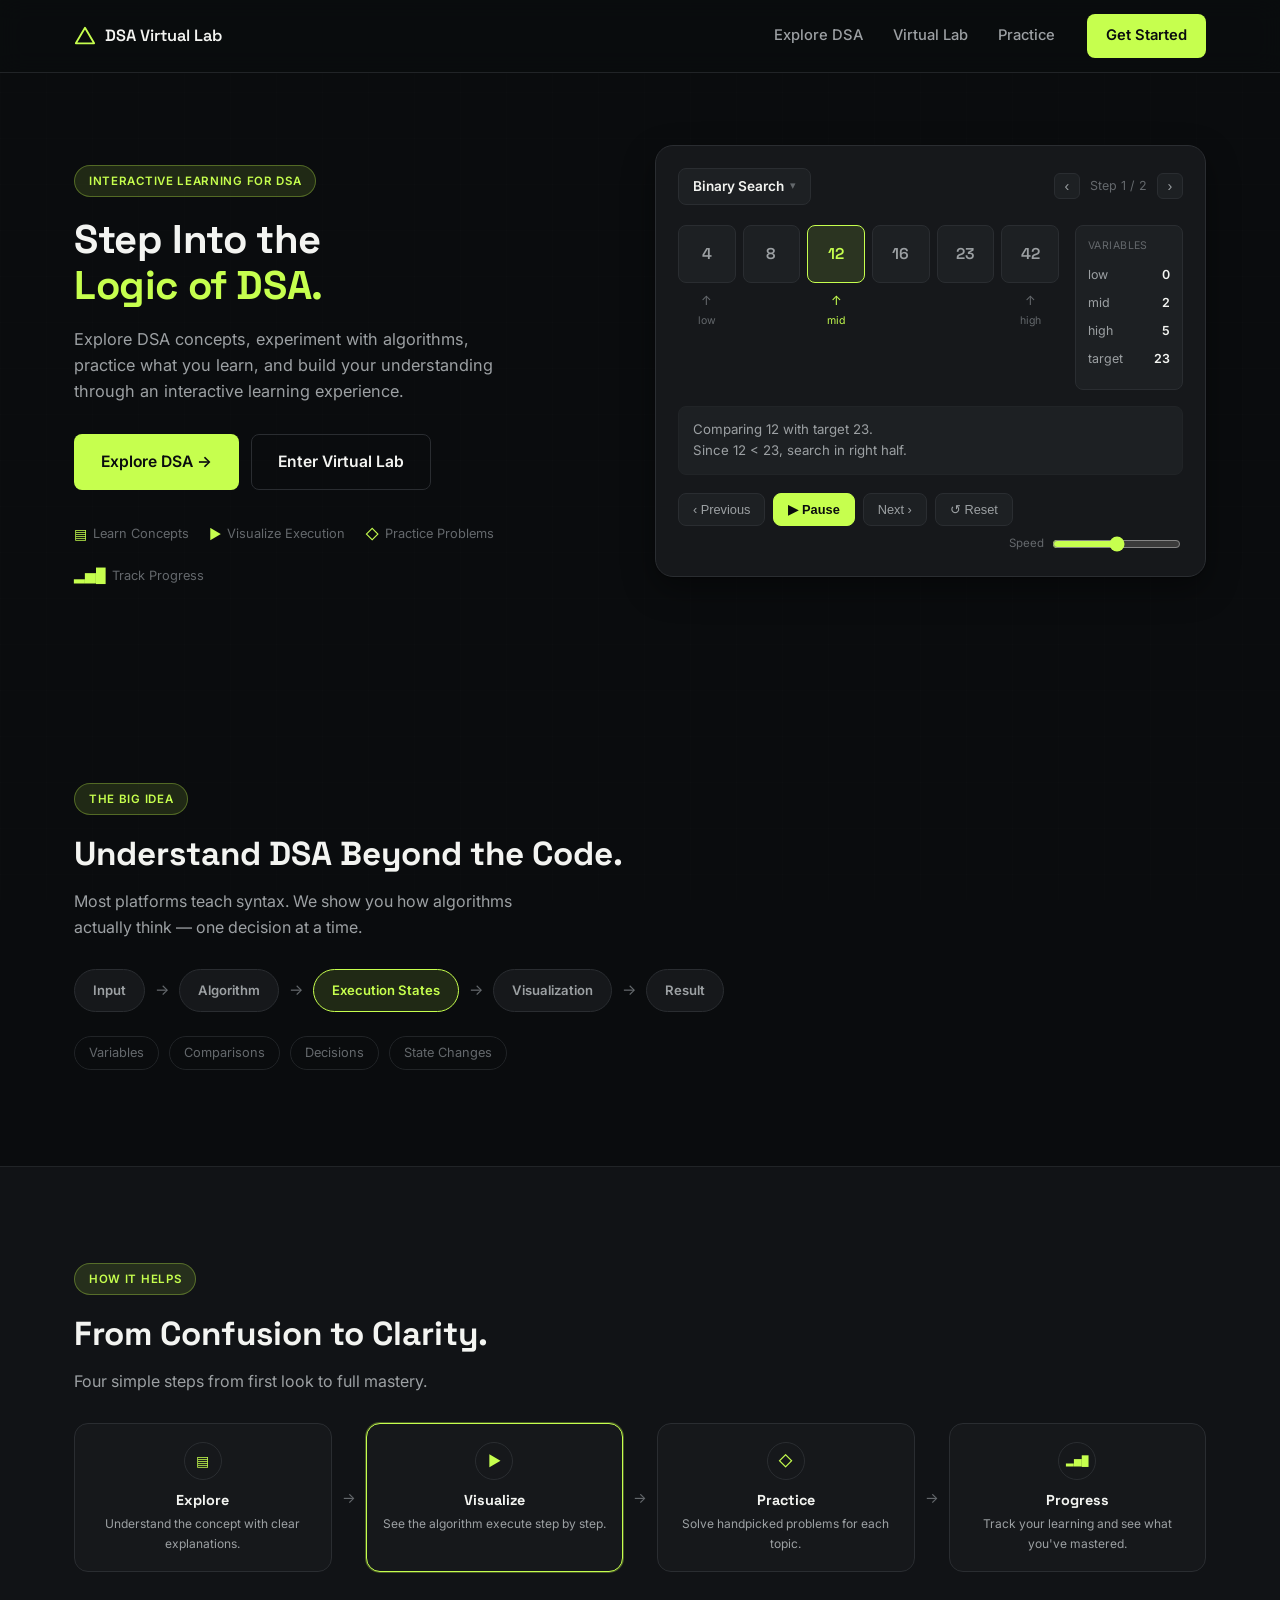
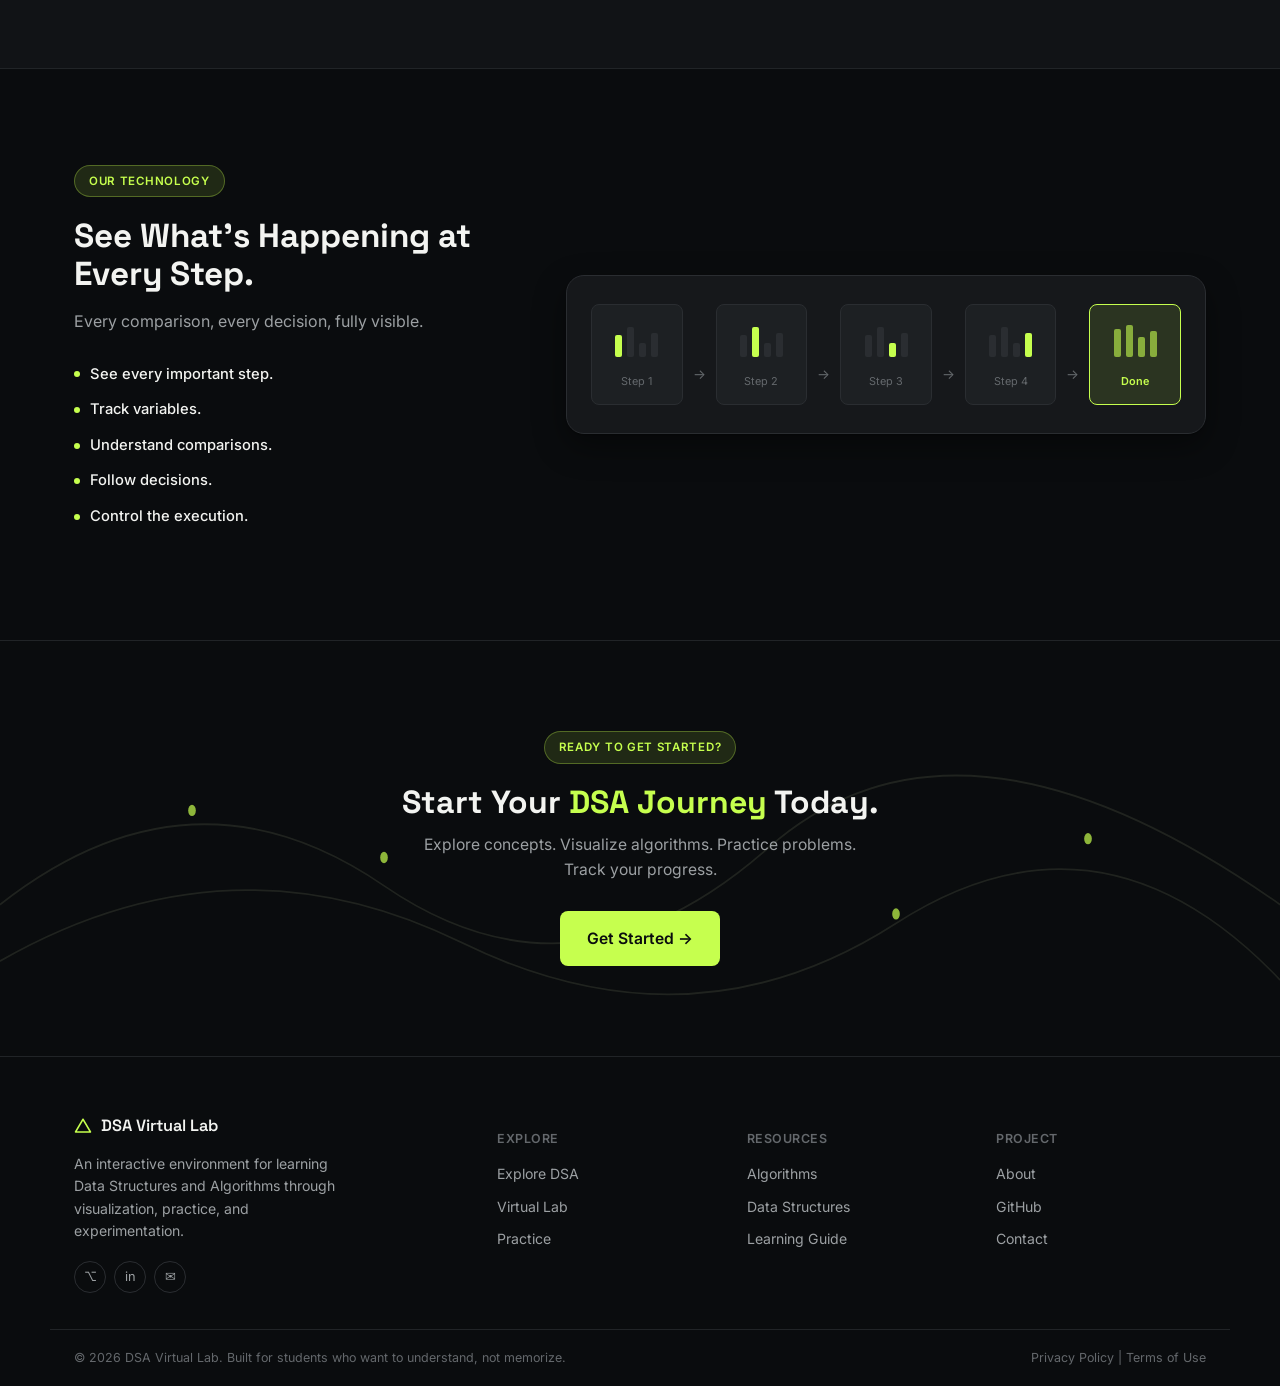
<file: frontend/index.html>
<!DOCTYPE html>
<html lang="en">
<head>
<meta charset="UTF-8">
<meta name="viewport" content="width=device-width, initial-scale=1.0">
<title>DSA Virtual Lab — Step Into the Logic of DSA.</title>
<link rel="preconnect" href="https://fonts.googleapis.com">
<link rel="preconnect" href="https://fonts.gstatic.com" crossorigin>
<link href="https://fonts.googleapis.com/css2?family=Space+Grotesk:wght@500;600;700&family=Inter:wght@400;500;600&family=JetBrains+Mono:wght@400;500&display=swap" rel="stylesheet">
<link rel="stylesheet" href="css/style.css">
</head>
<body>

<a class="skip-link" href="#main">Skip to content</a>

<!-- NAVBAR -->
<header class="navbar" id="navbar">
  <div class="navbar-inner">
    <a href="index.html" class="brand">
      <span class="brand-mark" aria-hidden="true">
        <svg width="22" height="22" viewBox="0 0 24 24" fill="none"><path d="M12 3L22 20H2L12 3Z" stroke="currentColor" stroke-width="2" stroke-linejoin="round"/></svg>
      </span>
      <span>DSA Virtual Lab</span>
    </a>

    <nav class="nav-links" id="navLinks">
      <a href="explore.html">Explore DSA</a>
      <a href="virtual-lab.html">Virtual Lab</a>
      <a href="practice.html">Practice</a>
    </nav>

    <div class="navbar-actions" data-authed="false">
      <!--  <a href="#" class="btn btn-outline btn-compact">Log in</a>  -->
      <a href="explore.html" class="btn btn-primary btn-compact">Get Started</a>
    </div>

    <button class="nav-toggle" id="navToggle" aria-label="Toggle menu" aria-expanded="false">
      <span></span><span></span><span></span>
    </button>
  </div>
</header>

<main id="main">

  <!-- HERO -->
  <section class="hero">

    <div class="hero-inner">
      <div class="hero-copy">
        <span class="pill">Interactive learning for DSA</span>
        <h1>Step Into the <br><span class="ink-lime">Logic of DSA.</span></h1>
        <p class="hero-sub">Explore DSA concepts, experiment with algorithms, practice what you learn, and build your understanding through an interactive learning experience.</p>

        <div class="hero-ctas">
          <a href="explore.html" class="btn btn-primary btn-lg">Explore DSA →</a>
          <a href="virtual-lab.html" class="btn btn-outline btn-lg">Enter Virtual Lab</a>
        </div>

        <div class="hero-feature-row">
          <span><i class="fi">▤</i>Learn Concepts</span>
          <span><i class="fi">▶</i>Visualize Execution</span>
          <span><i class="fi">◇</i>Practice Problems</span>
          <span><i class="fi">▂▅█</i>Track Progress</span>
        </div>
      </div>

      <div class="hero-visual">
        <div class="panel lab-window">
          <div class="lab-window-head">
            <div class="lab-select">
              <span class="lab-select-value">Binary Search</span>
              <span class="chev">▾</span>
            </div>
            <div class="step-nav">
              <button class="step-arrow" aria-label="Previous">‹</button>
              <span class="lab-step-pill">Step 3 / 6</span>
              <button class="step-arrow" aria-label="Next">›</button>
            </div>
          </div>

          <div class="lab-body">
            <div class="lab-array-col">
              <div class="array-row">
                <div class="cell"><span>4</span></div>
                <div class="cell"><span>8</span></div>
                <div class="cell active"><span>12</span></div>
                <div class="cell"><span>16</span></div>
                <div class="cell"><span>23</span></div>
                <div class="cell"><span>42</span></div>
              </div>
              <div class="pointer-row">
                <div class="pointer"><span class="arrow-up">↑</span>low</div>
                <div class="pointer pointer-active"><span class="arrow-up">↑</span>mid</div>
                <div class="pointer"><span class="arrow-up">↑</span>high</div>
              </div>
            </div>

            <div class="var-panel">
              <span class="var-panel-title">Variables</span>
              <div class="var-line"><span>low</span><strong>0</strong></div>
              <div class="var-line"><span>mid</span><strong>2</strong></div>
              <div class="var-line"><span>high</span><strong>5</strong></div>
              <div class="var-line"><span>target</span><strong>23</strong></div>
            </div>
          </div>

          <div class="lab-msg-box">
            <p>Comparing 12 with target 23.<br>Since 12 &lt; 23, search in right half.</p>
          </div>

          <div class="lab-controls">
            <button class="ctrl-btn ctrl-btn-text" aria-label="Previous">‹ Previous</button>
            <button class="ctrl-btn ctrl-btn-primary" aria-label="Pause">▶ Pause</button>
            <button class="ctrl-btn ctrl-btn-text" aria-label="Next">Next ›</button>
            <button class="ctrl-btn" aria-label="Reset">↺ Reset</button>
            <div class="speed-mini"><span>Speed</span><input type="range" min="1" max="3" value="2" aria-label="Playback speed"></div>
          </div>
        </div>
      </div>
    </div>
  </section>

    <!-- SECTION 1: THE BIG IDEA -->
  <section class="section" id="understand">
    <div class="section-inner">
      <span class="pill">The Big Idea</span>
      <h2>Understand DSA Beyond the Code.</h2>
      <p class="section-sub">Most platforms teach syntax. We show you how algorithms actually think — one decision at a time.</p>

      <div class="flow-row">
        <div class="flow-node"><span>Input</span></div>
        <div class="flow-arrow" aria-hidden="true">→</div>
        <div class="flow-node"><span>Algorithm</span></div>
        <div class="flow-arrow" aria-hidden="true">→</div>
        <div class="flow-node flow-node-active"><span>Execution States</span></div>
        <div class="flow-arrow" aria-hidden="true">→</div>
        <div class="flow-node"><span>Visualization</span></div>
        <div class="flow-arrow" aria-hidden="true">→</div>
        <div class="flow-node"><span>Result</span></div>
      </div>

      <div class="state-chip-row">
        <span class="state-chip">Variables</span>
        <span class="state-chip">Comparisons</span>
        <span class="state-chip">Decisions</span>
        <span class="state-chip">State Changes</span>
      </div>
    </div>
  </section>

  <!-- SECTION 2: HOW IT HELPS -->
  <section class="section section-muted" id="how-it-helps">
    <div class="section-inner">
      <span class="pill">How It Helps</span>
      <h2>From Confusion to Clarity.</h2>
      <p class="section-sub">Four simple steps from first look to full mastery.</p>

      <div class="journey-row">
        <div class="journey-card">
          <div class="journey-icon">▤</div>
          <h3>Explore</h3>
          <p>Understand the concept with clear explanations.</p>
        </div>
        <span class="journey-arrow" aria-hidden="true">→</span>
        <div class="journey-card journey-card-active">
          <div class="journey-icon">▶</div>
          <h3>Visualize</h3>
          <p>See the algorithm execute step by step.</p>
        </div>
        <span class="journey-arrow" aria-hidden="true">→</span>
        <div class="journey-card">
          <div class="journey-icon">◇</div>
          <h3>Practice</h3>
          <p>Solve handpicked problems for each topic.</p>
        </div>
        <span class="journey-arrow" aria-hidden="true">→</span>
        <div class="journey-card">
          <div class="journey-icon" style="font-size: 0.6rem;">▂▅█</div>
          <h3>Progress</h3>
          <p>Track your learning and see what you've mastered.</p>
        </div>
      </div>
    </div>
  </section>

  <!-- SECTION 3: OUR TECHNOLOGY -->
  <section class="section" id="virtual-lab">
    <div class="section-inner tech-layout">
      <div class="tech-copy">
        <span class="pill">Our Technology</span>
        <h2>See What's Happening at Every Step.</h2>
        <p class="section-sub">Every comparison, every decision, fully visible.</p>

        <ul class="benefit-list">
          <li><span class="benefit-dot"></span>See every important step.</li>
          <li><span class="benefit-dot"></span>Track variables.</li>
          <li><span class="benefit-dot"></span>Understand comparisons.</li>
          <li><span class="benefit-dot"></span>Follow decisions.</li>
          <li><span class="benefit-dot"></span>Control the execution.</li>
        </ul>
      </div>

      <div class="panel filmstrip-card">
        <div class="filmstrip-row">
          <div class="film-frame">
            <div class="film-bars"><span class="film-bar film-bar-hl" style="height:22px"></span><span class="film-bar" style="height:30px"></span><span class="film-bar" style="height:14px"></span><span class="film-bar" style="height:24px"></span></div>
            <span class="film-label">Step 1</span>
          </div>
          <span class="film-arrow" aria-hidden="true">→</span>
          <div class="film-frame">
            <div class="film-bars"><span class="film-bar" style="height:22px"></span><span class="film-bar film-bar-hl" style="height:30px"></span><span class="film-bar" style="height:14px"></span><span class="film-bar" style="height:24px"></span></div>
            <span class="film-label">Step 2</span>
          </div>
          <span class="film-arrow" aria-hidden="true">→</span>
          <div class="film-frame">
            <div class="film-bars"><span class="film-bar" style="height:22px"></span><span class="film-bar" style="height:30px"></span><span class="film-bar film-bar-hl" style="height:14px"></span><span class="film-bar" style="height:24px"></span></div>
            <span class="film-label">Step 3</span>
          </div>
          <span class="film-arrow" aria-hidden="true">→</span>
          <div class="film-frame">
            <div class="film-bars"><span class="film-bar" style="height:22px"></span><span class="film-bar" style="height:30px"></span><span class="film-bar" style="height:14px"></span><span class="film-bar film-bar-hl" style="height:24px"></span></div>
            <span class="film-label">Step 4</span>
          </div>
          <span class="film-arrow" aria-hidden="true">→</span>
          <div class="film-frame film-frame-active">
            <div class="film-bars"><span class="film-bar film-bar-done" style="height:28px"></span><span class="film-bar film-bar-done" style="height:32px"></span><span class="film-bar film-bar-done" style="height:20px"></span><span class="film-bar film-bar-done" style="height:26px"></span></div>
            <span class="film-label film-label-done">Done</span>
          </div>
        </div>
      </div>
    </div>
  </section>

  <!-- FINAL CTA -->
  <section class="final-cta">
    <div class="wave-bg" aria-hidden="true">
      <svg width="100%" height="100%" viewBox="0 0 1000 220" preserveAspectRatio="none">
        <path d="M0 140 Q 150 60 300 130 T 600 110 T 1000 140" fill="none" stroke="#2A2E27" stroke-width="1"/>
        <path d="M0 170 Q 180 100 360 160 T 700 150 T 1000 180" fill="none" stroke="#2A2E27" stroke-width="1"/>
        <circle cx="150" cy="90" r="3" fill="#C6FF4E"/>
        <circle cx="300" cy="115" r="3" fill="#C6FF4E"/>
        <circle cx="700" cy="145" r="3" fill="#C6FF4E"/>
        <circle cx="850" cy="105" r="3" fill="#C6FF4E"/>
      </svg>
    </div>
    <div class="section-inner">
      <span class="pill">Ready to get started?</span>
      <h2>Start Your <span class="ink-lime">DSA Journey</span> Today.</h2>
      <p>Explore concepts. Visualize algorithms. Practice problems. Track your progress.</p>
      <a href="explore.html" class="btn btn-primary btn-lg">Get Started →</a>
    </div>
  </section>

</main>

<!-- FOOTER -->
<footer class="footer">
  <div class="section-inner footer-inner">
    <div class="footer-brand">
      <span class="brand">
        <span class="brand-mark" aria-hidden="true">
          <svg width="18" height="18" viewBox="0 0 24 24" fill="none"><path d="M12 3L22 20H2L12 3Z" stroke="currentColor" stroke-width="2" stroke-linejoin="round"/></svg>
        </span>
        DSA Virtual Lab
      </span>
      <p>An interactive environment for learning Data Structures and Algorithms through visualization, practice, and experimentation.</p>
      <div class="social-row">
        <a href="#" class="social-btn" aria-label="GitHub">⌥</a>
        <a href="#" class="social-btn" aria-label="LinkedIn">in</a>
        <a href="#" class="social-btn" aria-label="Email">✉</a>
      </div>
    </div>

    <div class="footer-col">
      <h4>Explore</h4>
      <a href="explore.html">Explore DSA</a>
      <a href="virtual-lab.html">Virtual Lab</a>
      <a href="practice.html">Practice</a>
    </div>

    <div class="footer-col">
      <h4>Resources</h4>
      <a href="#">Algorithms</a>
      <a href="#">Data Structures</a>
      <a href="#">Learning Guide</a>
    </div>

    <div class="footer-col">
      <h4>Project</h4>
      <a href="#">About</a>
      <a href="#">GitHub</a>
      <a href="#">Contact</a>
    </div>
  </div>
  <div class="footer-bottom">
    <span>© 2026 DSA Virtual Lab. Built for students who want to understand, not memorize.</span>
    <span class="footer-legal"><a href="#">Privacy Policy</a> | <a href="#">Terms of Use</a></span>
  </div>
</footer>

<script src="js/script.js"></script>
</body>
</html>
</file>
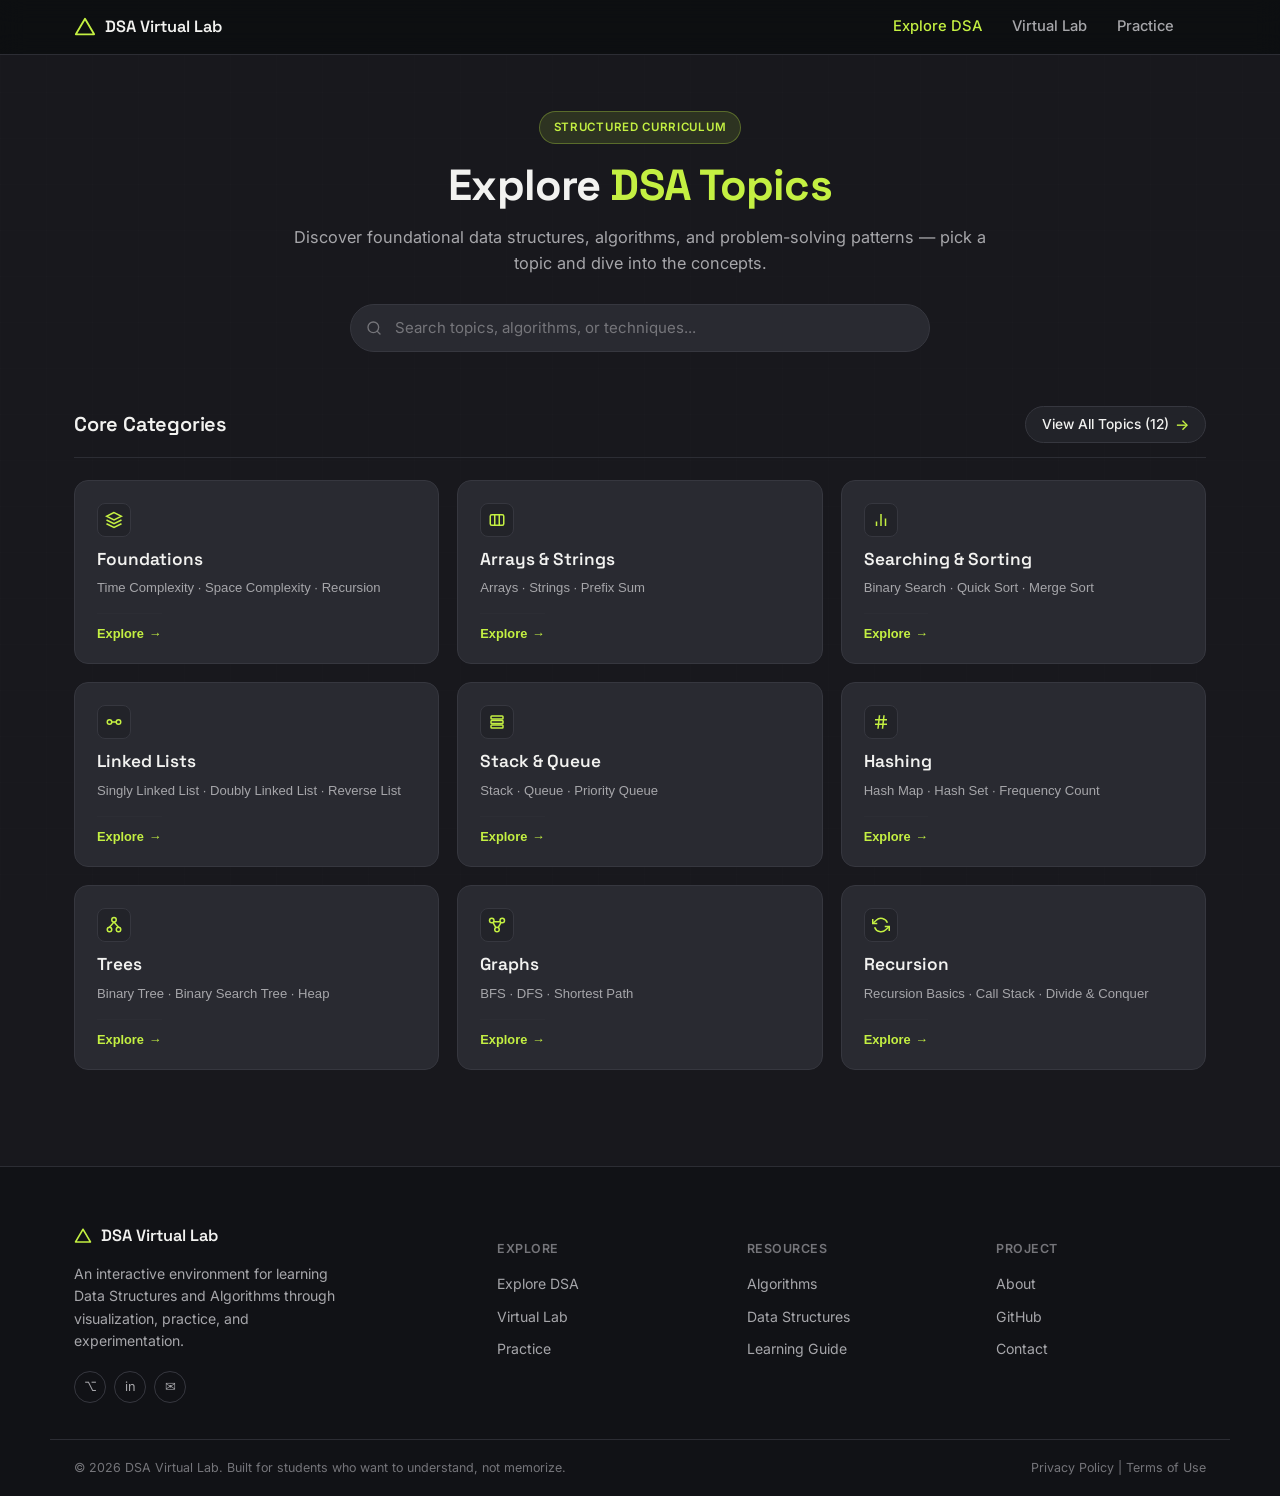
<file: frontend/explore.html>
<!DOCTYPE html>
<html lang="en">
<head>
<meta charset="UTF-8">
<meta name="viewport" content="width=device-width, initial-scale=1.0">
<title>Explore DSA — DSA Virtual Lab</title>
<link rel="preconnect" href="https://fonts.googleapis.com">
<link rel="preconnect" href="https://fonts.gstatic.com" crossorigin>
<link href="https://fonts.googleapis.com/css2?family=Space+Grotesk:wght@500;600;700&family=Inter:wght@400;500;600&family=JetBrains+Mono:wght@400;500&display=swap" rel="stylesheet">
<link rel="stylesheet" href="css/style.css">
<link rel="stylesheet" href="css/explore.css">
</head>
<body>

<a class="skip-link" href="#main">Skip to content</a>

<!-- NAVBAR (same structure/classes as Home, so it inherits the shared look) -->
<header class="navbar" id="navbar">
  <div class="navbar-inner">
    <a href="index.html" class="brand">
      <span class="brand-mark" aria-hidden="true">
        <svg width="22" height="22" viewBox="0 0 24 24" fill="none"><path d="M12 3L22 20H2L12 3Z" stroke="currentColor" stroke-width="2" stroke-linejoin="round"/></svg>
      </span>
      <span>DSA Virtual Lab</span>
    </a>

    <nav class="nav-links" id="navLinks">
      <a href="explore.html" class="active">Explore DSA</a>
      <a href="virtual-lab.html">Virtual Lab</a>
      <a href="practice.html">Practice</a>
    </nav>

    <div class="navbar-actions" data-authed="false">
      <!--  <a href="#" class="btn btn-outline btn-compact">Log in</a>  -->
      <!--  <a href="#" class="btn btn-primary btn-compact">Get Started</a>  -->
    </div>

    <button class="nav-toggle" id="navToggle" aria-label="Toggle menu" aria-expanded="false">
      <span></span><span></span><span></span>
    </button>
  </div>
</header>

<main id="main">

  <!-- STATE 1: EXPLORE LANDING -->
  <section class="explore-landing" id="exploreLanding">
    <div class="section-inner">
      <div class="landing-hero">
        <span class="pill">Structured Curriculum</span>
        <h1 class="explore-title">Explore <span class="ink-lime">DSA Topics</span></h1>
        <p class="explore-sub">Discover foundational data structures, algorithms, and problem-solving patterns — pick a topic and dive into the concepts.</p>

        <div class="explore-search-wrap">
          <div class="explore-search">
            <span class="search-icon" aria-hidden="true">
              <svg width="16" height="16" viewBox="0 0 24 24" fill="none" stroke="currentColor" stroke-width="2" stroke-linecap="round" stroke-linejoin="round"><circle cx="11" cy="11" r="8"></circle><line x1="21" y1="21" x2="16.65" y2="16.65"></line></svg>
            </span>
            <input type="search" id="landingSearch" placeholder="Search topics, algorithms, or techniques..." autocomplete="off">
            <button class="search-clear-btn" id="landingSearchClear" type="button" aria-label="Clear search" hidden>×</button>
          </div>
        </div>
      </div>

      <div class="topic-grid-header">
        <div class="topic-grid-heading">
          <h2>Core Categories</h2>
        </div>
        <button class="view-all-topics-btn" id="viewAllTopicsBtn" type="button">
          <span id="viewAllTopicsLabel">View All Topics</span> <span class="btn-arrow" aria-hidden="true">→</span>
        </button>
      </div>

      <div class="topic-grid" id="topicGrid">
        <!-- topic/category cards injected by explore.js -->
      </div>
    </div>
  </section>

  <!-- STATE 2: CONCEPT VIEW -->
  <section class="concept-view" id="conceptView" hidden>
    <div class="section-inner concept-inner">

      <div class="concept-top-bar">
        <button class="back-link" id="backToTopics" type="button">
          <span class="back-arrow" aria-hidden="true">←</span> Back to All Topics
        </button>
      </div>

      <div class="workspace">

        <!-- LEFT: sidebar (independently scrollable) -->
        <aside class="sidebar" id="sidebar" aria-label="DSA Curriculum Topics">
          <div class="sidebar-head">
            <div class="sidebar-title-row">
              <h2>DSA Concepts</h2>
            </div>
            <div class="sidebar-search">
              <span class="search-icon" aria-hidden="true">
                <svg width="14" height="14" viewBox="0 0 24 24" fill="none" stroke="currentColor" stroke-width="2" stroke-linecap="round" stroke-linejoin="round"><circle cx="11" cy="11" r="8"></circle><line x1="21" y1="21" x2="16.65" y2="16.65"></line></svg>
              </span>
              <input type="search" id="sidebarSearch" placeholder="Filter concepts..." autocomplete="off">
              <button class="sidebar-search-clear" id="sidebarSearchClear" type="button" aria-label="Clear filter" hidden>×</button>
            </div>
          </div>
          <nav class="sidebar-nav" id="sidebarNav">
            <!-- category groups + concept links injected by explore.js -->
          </nav>
        </aside>

        <!-- Mobile drawer toggle -->
        <button class="sidebar-toggle" id="sidebarToggle" aria-expanded="false" type="button">
          <span id="sidebarToggleLabel">Topic Navigation</span> <span class="toggle-icon">▾</span>
        </button>

        <!-- RIGHT: concept content -->
        <article class="concept-content" id="conceptContent">
          <!-- rendered by explore.js -->
        </article>

      </div>
    </div>
  </section>

</main>

<!-- FOOTER (same structure as Home) -->
<footer class="footer">
  <div class="section-inner footer-inner">
    <div class="footer-brand">
      <span class="brand">
        <span class="brand-mark" aria-hidden="true">
          <svg width="18" height="18" viewBox="0 0 24 24" fill="none"><path d="M12 3L22 20H2L12 3Z" stroke="currentColor" stroke-width="2" stroke-linejoin="round"/></svg>
        </span>
        DSA Virtual Lab
      </span>
      <p>An interactive environment for learning Data Structures and Algorithms through visualization, practice, and experimentation.</p>
      <div class="social-row">
        <a href="#" class="social-btn" aria-label="GitHub">⌥</a>
        <a href="#" class="social-btn" aria-label="LinkedIn">in</a>
        <a href="#" class="social-btn" aria-label="Email">✉</a>
      </div>
    </div>

    <div class="footer-col">
      <h4>Explore</h4>
      <a href="explore.html">Explore DSA</a>
      <a href="virtual-lab.html">Virtual Lab</a>
      <a href="practice.html">Practice</a>
    </div>

    <div class="footer-col">
      <h4>Resources</h4>
      <a href="#">Algorithms</a>
      <a href="#">Data Structures</a>
      <a href="#">Learning Guide</a>
    </div>

    <div class="footer-col">
      <h4>Project</h4>
      <a href="#">About</a>
      <a href="#">GitHub</a>
      <a href="#">Contact</a>
    </div>
  </div>
  <div class="footer-bottom">
    <span>© 2026 DSA Virtual Lab. Built for students who want to understand, not memorize.</span>
    <span class="footer-legal"><a href="#">Privacy Policy</a> | <a href="#">Terms of Use</a></span>
  </div>
</footer>

<script src="js/script.js"></script>
<script src="js/explore.js"></script>
</body>
</html>
</file>
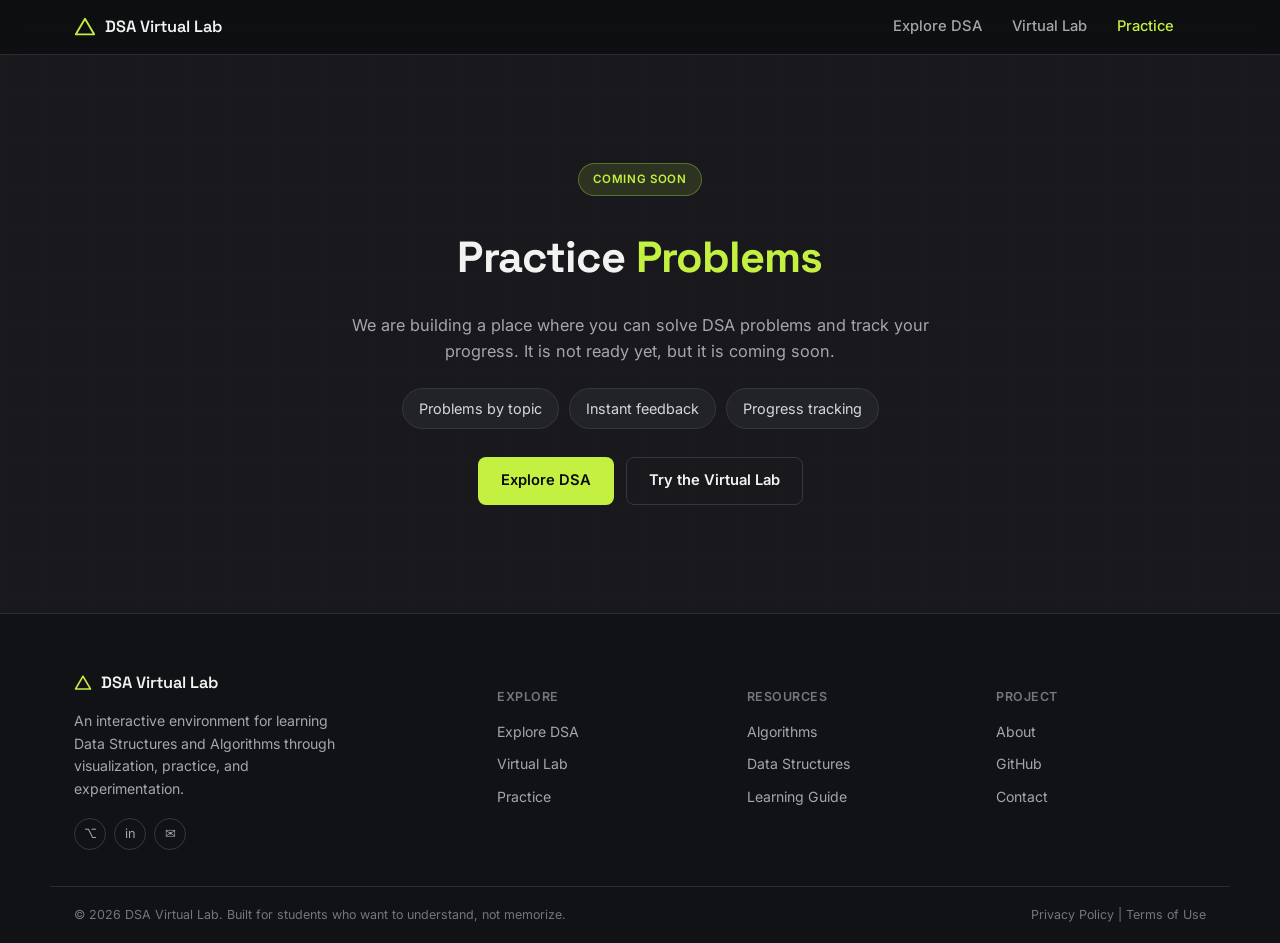
<file: frontend/practice.html>
<!DOCTYPE html>
<html lang="en">
<head>
<meta charset="UTF-8">
<meta name="viewport" content="width=device-width, initial-scale=1.0">
<title>Practice — DSA Virtual Lab</title>
<link rel="preconnect" href="https://fonts.googleapis.com">
<link rel="preconnect" href="https://fonts.gstatic.com" crossorigin>
<link href="https://fonts.googleapis.com/css2?family=Space+Grotesk:wght@500;600;700&family=Inter:wght@400;500;600&family=JetBrains+Mono:wght@400;500;600&display=swap" rel="stylesheet">
<link rel="stylesheet" href="css/style.css">
<link rel="stylesheet" href="css/virtual-lab.css">
<style>
  /* Only for this page: the "coming soon" block (the colours and fonts come from the shared CSS) */
  .cs-page { min-height: 62vh; display: flex; align-items: center; }
  .cs-box { display: flex; flex-direction: column; align-items: center; text-align: center; gap: 16px; margin: 0 auto; max-width: 640px; padding: 56px 0; }
  .cs-list { list-style: none; padding: 0; margin: 8px 0 0; display: flex; flex-wrap: wrap; justify-content: center; gap: 10px; }
  .cs-list li { padding: 8px 16px; border: 1px solid var(--border); border-radius: 999px; background: var(--surface-2); color: #D6D6DA; font-size: .9rem; }
  .cs-actions { display: flex; flex-wrap: wrap; justify-content: center; gap: 12px; margin-top: 12px; }
</style>
</head>
<body>

<a class="skip-link" href="#main">Skip to content</a>

<!-- NAVBAR -->
<header class="navbar" id="navbar">
  <div class="navbar-inner">
    <a href="index.html" class="brand">
      <span class="brand-mark" aria-hidden="true">
        <svg width="22" height="22" viewBox="0 0 24 24" fill="none"><path d="M12 3L22 20H2L12 3Z" stroke="currentColor" stroke-width="2" stroke-linejoin="round"/></svg>
      </span>
      <span>DSA Virtual Lab</span>
    </a>

    <nav class="nav-links" id="navLinks">
      <a href="explore.html">Explore DSA</a>
      <a href="virtual-lab.html">Virtual Lab</a>
      <a href="practice.html" class="active">Practice</a>
    </nav>

    <div class="navbar-actions" data-authed="false">
      <!--  <a href="explore.html" class="btn btn-primary btn-compact">Get Started</a>  -->
    </div>

    <button class="nav-toggle" id="navToggle" aria-label="Toggle menu" aria-expanded="false">
      <span></span><span></span><span></span>
    </button>
  </div>
</header>

<main id="main" class="cs-page">
  <div class="section-inner">
    <section class="cs-box">
      <span class="pill">Coming Soon</span>
      <h1 class="vl-title">Practice <span class="ink-lime">Problems</span></h1>
      <p class="vl-sub">We are building a place where you can solve DSA problems and track your progress. It is not ready yet, but it is coming soon.</p>

      <ul class="cs-list">
        <li>Problems by topic</li>
        <li>Instant feedback</li>
        <li>Progress tracking</li>
      </ul>

      <div class="cs-actions">
        <a href="explore.html" class="btn btn-primary">Explore DSA</a>
        <a href="virtual-lab.html" class="btn btn-outline">Try the Virtual Lab</a>
      </div>
    </section>
  </div>
</main>

<!-- FOOTER -->
<footer class="footer">
  <div class="section-inner footer-inner">
    <div class="footer-brand">
      <span class="brand">
        <span class="brand-mark" aria-hidden="true">
          <svg width="18" height="18" viewBox="0 0 24 24" fill="none"><path d="M12 3L22 20H2L12 3Z" stroke="currentColor" stroke-width="2" stroke-linejoin="round"/></svg>
        </span>
        DSA Virtual Lab
      </span>
      <p>An interactive environment for learning Data Structures and Algorithms through visualization, practice, and experimentation.</p>
      <div class="social-row">
        <a href="#" class="social-btn" aria-label="GitHub">⌥</a>
        <a href="#" class="social-btn" aria-label="LinkedIn">in</a>
        <a href="#" class="social-btn" aria-label="Email">✉</a>
      </div>
    </div>
    <div class="footer-col">
      <h4>Explore</h4>
      <a href="explore.html">Explore DSA</a>
      <a href="virtual-lab.html">Virtual Lab</a>
      <a href="practice.html">Practice</a>
    </div>
    <div class="footer-col">
      <h4>Resources</h4>
      <a href="#">Algorithms</a>
      <a href="#">Data Structures</a>
      <a href="#">Learning Guide</a>
    </div>
    <div class="footer-col">
      <h4>Project</h4>
      <a href="#">About</a>
      <a href="#">GitHub</a>
      <a href="#">Contact</a>
    </div>
  </div>
  <div class="footer-bottom">
    <span>© 2026 DSA Virtual Lab. Built for students who want to understand, not memorize.</span>
    <span class="footer-legal"><a href="#">Privacy Policy</a> | <a href="#">Terms of Use</a></span>
  </div>
</footer>

<script src="js/script.js"></script>
</body>
</html>
</file>
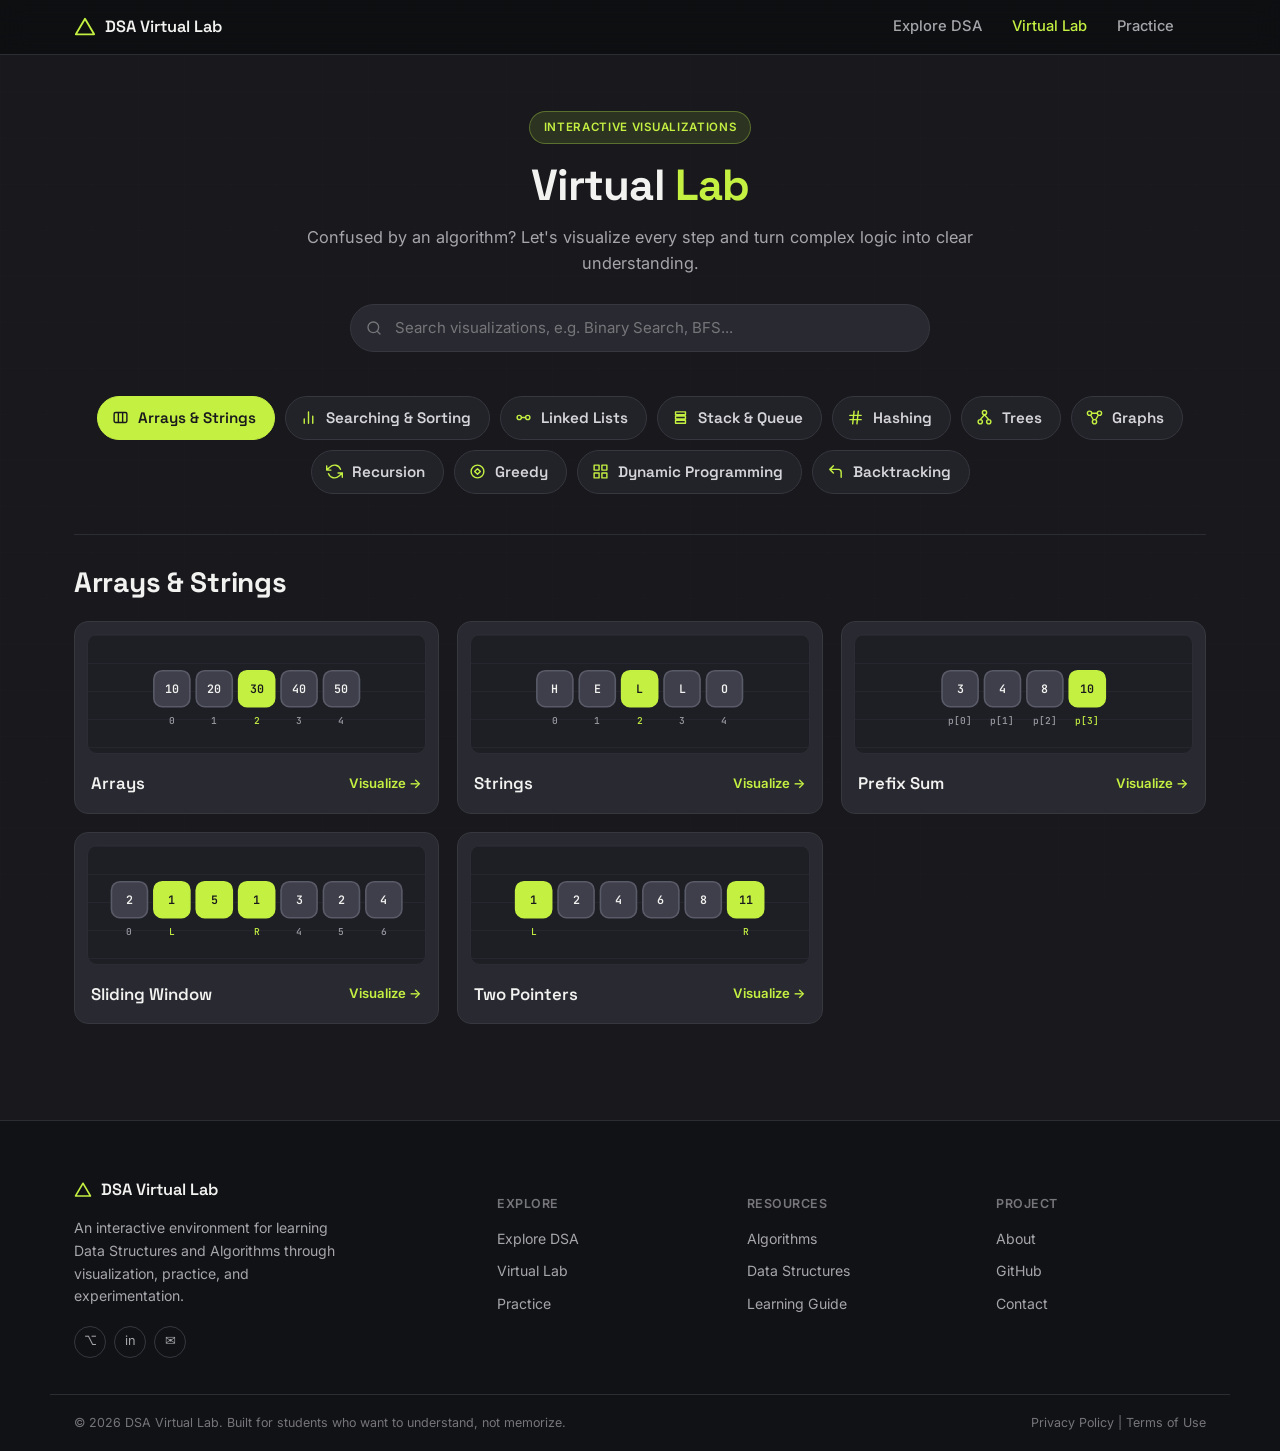
<file: frontend/virtual-lab.html>
<!DOCTYPE html>
<html lang="en">
<head>
<meta charset="UTF-8">
<meta name="viewport" content="width=device-width, initial-scale=1.0">
<title>Virtual Lab — DSA Virtual Lab</title>
<link rel="preconnect" href="https://fonts.googleapis.com">
<link rel="preconnect" href="https://fonts.gstatic.com" crossorigin>
<link href="https://fonts.googleapis.com/css2?family=Space+Grotesk:wght@500;600;700&family=Inter:wght@400;500;600&family=JetBrains+Mono:wght@400;500;600&display=swap" rel="stylesheet">
<link rel="stylesheet" href="css/style.css">
<link rel="stylesheet" href="css/virtual-lab.css">
</head>
<body>

<a class="skip-link" href="#main">Skip to content</a>

<!-- NAVBAR (same structure/classes as Home and Explore) -->
<header class="navbar" id="navbar">
  <div class="navbar-inner">
    <a href="index.html" class="brand">
      <span class="brand-mark" aria-hidden="true">
        <svg width="22" height="22" viewBox="0 0 24 24" fill="none"><path d="M12 3L22 20H2L12 3Z" stroke="currentColor" stroke-width="2" stroke-linejoin="round"/></svg>
      </span>
      <span>DSA Virtual Lab</span>
    </a>

    <nav class="nav-links" id="navLinks">
      <a href="explore.html">Explore DSA</a>
      <a href="virtual-lab.html" class="active">Virtual Lab</a>
      <a href="practice.html">Practice</a>
    </nav>

    <div class="navbar-actions" data-authed="false">
      <!--  <a href="#" class="btn btn-outline btn-compact">Log in</a>  -->
      <!--  <a href="#" class="btn btn-primary btn-compact">Get Started</a>  -->
    </div>

    <button class="nav-toggle" id="navToggle" aria-label="Toggle menu" aria-expanded="false">
      <span></span><span></span><span></span>
    </button>
  </div>
</header>

<main id="main" class="vl-page">
  <div class="section-inner">

    <!-- HERO -->
    <section class="vl-hero">
      <span class="pill">Interactive Visualizations</span>
      <h1 class="vl-title">Virtual <span class="ink-lime">Lab</span></h1>
      <p class="vl-sub">Confused by an algorithm? Let's visualize every step and turn complex logic into clear understanding.</p>

      <div class="vl-search">
        <span class="vl-search-icon" aria-hidden="true">
          <svg width="16" height="16" viewBox="0 0 24 24" fill="none" stroke="currentColor" stroke-width="2" stroke-linecap="round" stroke-linejoin="round"><circle cx="11" cy="11" r="8"></circle><line x1="21" y1="21" x2="16.65" y2="16.65"></line></svg>
        </span>
        <input type="search" id="vlSearch" aria-label="Search visualizations" placeholder="Search visualizations, e.g. Binary Search, BFS..." autocomplete="off">
        <!-- ONE custom clear button; the browser's native one is hidden in CSS. Only shown while typing. -->
        <button class="vl-search-clear" id="vlSearchClear" type="button" aria-label="Clear search" hidden>×</button>
      </div>
    </section>

    <!-- CATEGORY PILLS (injected by virtual-lab.js) -->
    <nav class="vl-cats" id="vlCats" aria-label="Topics"></nav>

    <!-- CARDS FOR THE SELECTED CATEGORY (or search results) -->
    <section class="vl-results" id="vlResults" aria-live="polite">
      <div class="vl-results-head">
        <h2 id="vlHeading"></h2>
      </div>
      <div class="vl-grid" id="vlGrid"></div>
      <div class="vl-empty" id="vlEmpty" hidden>
        <p>No visualizations match “<span id="vlEmptyQuery"></span>”.</p>
        <button type="button" class="vl-empty-btn" id="vlEmptyReset">Show all topics</button>
      </div>
    </section>

  </div>
</main>

<!-- FOOTER (same structure as Home / Explore) -->
<footer class="footer">
  <div class="section-inner footer-inner">
    <div class="footer-brand">
      <span class="brand">
        <span class="brand-mark" aria-hidden="true">
          <svg width="18" height="18" viewBox="0 0 24 24" fill="none"><path d="M12 3L22 20H2L12 3Z" stroke="currentColor" stroke-width="2" stroke-linejoin="round"/></svg>
        </span>
        DSA Virtual Lab
      </span>
      <p>An interactive environment for learning Data Structures and Algorithms through visualization, practice, and experimentation.</p>
      <div class="social-row">
        <a href="#" class="social-btn" aria-label="GitHub">⌥</a>
        <a href="#" class="social-btn" aria-label="LinkedIn">in</a>
        <a href="#" class="social-btn" aria-label="Email">✉</a>
      </div>
    </div>
    <div class="footer-col">
      <h4>Explore</h4>
      <a href="explore.html">Explore DSA</a>
      <a href="virtual-lab.html">Virtual Lab</a>
      <a href="practice.html">Practice</a>
    </div>
    <div class="footer-col">
      <h4>Resources</h4>
      <a href="#">Algorithms</a>
      <a href="#">Data Structures</a>
      <a href="#">Learning Guide</a>
    </div>
    <div class="footer-col">
      <h4>Project</h4>
      <a href="#">About</a>
      <a href="#">GitHub</a>
      <a href="#">Contact</a>
    </div>
  </div>
  <div class="footer-bottom">
    <span>© 2026 DSA Virtual Lab. Built for students who want to understand, not memorize.</span>
    <span class="footer-legal"><a href="#">Privacy Policy</a> | <a href="#">Terms of Use</a></span>
  </div>
</footer>

<script src="js/script.js"></script>
<script src="js/virtual-lab.js"></script>
</body>
</html>
</file>
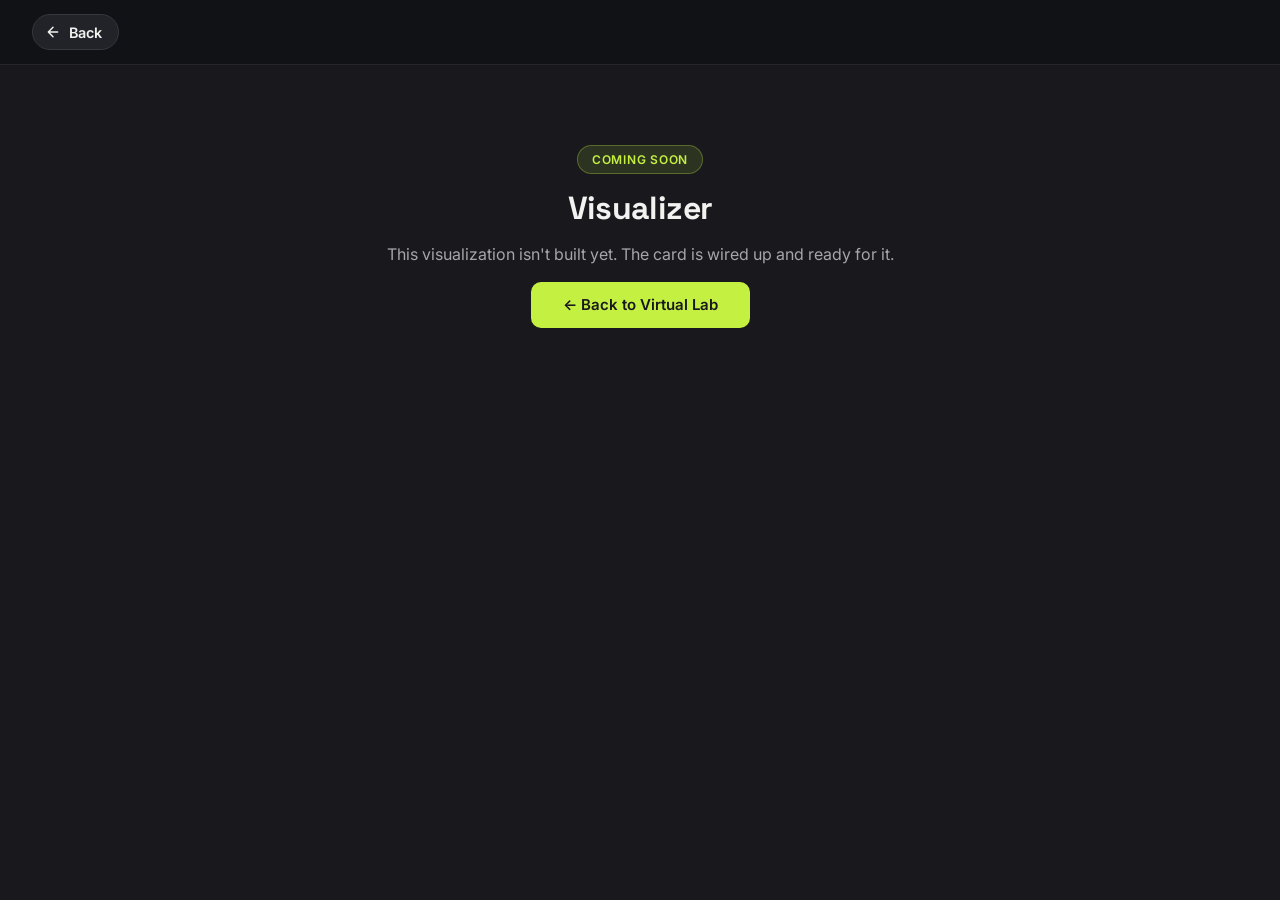
<file: frontend/visualizer.html>
<!DOCTYPE html>
<html lang="en">
<head>
<meta charset="UTF-8">
<meta name="viewport" content="width=device-width, initial-scale=1.0">
<title>Visualizer — DSA Virtual Lab</title>
<link rel="preconnect" href="https://fonts.googleapis.com">
<link rel="preconnect" href="https://fonts.gstatic.com" crossorigin>
<link href="https://fonts.googleapis.com/css2?family=Space+Grotesk:wght@500;600;700&family=Inter:wght@400;500;600&family=JetBrains+Mono:wght@400;500;600&display=swap" rel="stylesheet">
<!-- This page is its own focused "lab": no site header/footer, so it only needs its own stylesheet -->
<link rel="stylesheet" href="css/visualizer.css">
</head>
<body>

<!-- Slim top bar: just a way back -->
<header class="vz-topbar">
  <a class="vz-back" href="virtual-lab.html">
    <svg width="16" height="16" viewBox="0 0 24 24" fill="none" stroke="currentColor" stroke-width="2.2" stroke-linecap="round" stroke-linejoin="round" aria-hidden="true"><path d="M19 12H5M12 19l-7-7 7-7"/></svg>
    Back
  </a>
</header>

<main id="main">

  <!-- ===== THE LAB (shown when the algorithm exists) ===== -->
  <div id="vzLab" hidden>

    <section class="vz-heading">
      <span class="vz-badge" id="vzCategory"></span>
      <h1 id="vzTitle"></h1>
      <p id="vzDesc"></p>
    </section>

    <div class="vz-layout">

      <!-- LEFT: understand the algorithm -->
      <aside class="vz-panel vz-left" aria-label="About this algorithm">
        <section>
          <h2 class="vz-eyebrow">Pseudocode</h2>
          <ol class="vz-code" id="vzCode"></ol>
        </section>
        <section class="vz-divided" id="vzTime"></section>
        <section class="vz-divided" id="vzSpace"></section>
      </aside>

      <!-- RIGHT: interact -->
      <section class="vz-panel vz-right">

        <form class="vz-form" id="vzForm" novalidate>
          <div class="vz-fields" id="vzFields"></div>
          <div class="vz-form-actions">
            <button type="submit" class="vz-run">Run</button>
            <button type="button" class="vz-ghost" id="vzRandom">Random</button>
          </div>
        </form>

        <div class="vz-stage">
          <div class="vz-stage-top">
            <div class="vz-focus" id="vzFocus"></div>
            <ul class="vz-legend" id="vzLegend"></ul>
          </div>
          <div class="vz-canvas" id="vzCanvas" aria-label="Visualization"></div>
          <div class="vz-vars" id="vzVars"></div>
        </div>

        <div class="vz-msg" id="vzMsg" aria-live="polite">
          <div class="vz-msg-text" id="vzMsgText"></div>
          <div class="vz-result" id="vzResult" style="visibility:hidden">
            <svg id="vzResultIcon" width="18" height="18" viewBox="0 0 24 24" fill="none" stroke="currentColor" stroke-width="2.4" stroke-linecap="round" stroke-linejoin="round" aria-hidden="true"><path d="M20 6L9 17l-5-5"/></svg>
            <span id="vzResultText"></span>
          </div>
        </div>

        <div class="vz-controls">
          <div class="vz-buttons">
            <button type="button" class="vz-btn" id="vzPrev" aria-label="Previous step">
              <svg width="18" height="18" viewBox="0 0 24 24" fill="currentColor" aria-hidden="true"><path d="M6 5h2v14H6zM20 5v14L9 12z"/></svg>Prev
            </button>
            <button type="button" class="vz-btn vz-play" id="vzPlay" aria-label="Play">
              <svg id="vzPlayIcon" width="18" height="18" viewBox="0 0 24 24" fill="currentColor" aria-hidden="true"><path d="M7 4v16l13-8z"/></svg>
              <span id="vzPlayText">Play</span>
            </button>
            <button type="button" class="vz-btn" id="vzNext" aria-label="Next step">
              Next<svg width="18" height="18" viewBox="0 0 24 24" fill="currentColor" aria-hidden="true"><path d="M16 5h2v14h-2zM4 5l11 7L4 19z"/></svg>
            </button>
            <button type="button" class="vz-btn" id="vzReset" aria-label="Reset to the first step">
              <svg width="17" height="17" viewBox="0 0 24 24" fill="none" stroke="currentColor" stroke-width="2" stroke-linecap="round" stroke-linejoin="round" aria-hidden="true"><path d="M3 12a9 9 0 1 0 3-6.7L3 8M3 3v5h5"/></svg>Reset
            </button>
          </div>

          <div class="vz-sliders">
            <div class="vz-slider vz-slider-speed">
              <span id="vzSpeedLabel">Speed</span>
              <div class="vz-speeds" id="vzSpeeds" role="group" aria-labelledby="vzSpeedLabel"></div>
            </div>
            <label class="vz-slider vz-slider-step">
              <span id="vzStepLabel">Step 1 / 1</span>
              <input type="range" id="vzProgress" min="0" max="0" step="1" value="0">
              <span class="vz-hint">Drag to jump to any step</span>
            </label>
          </div>

          <p class="vz-keys">Shortcuts: <kbd>Space</kbd> play / pause · <kbd>←</kbd> <kbd>→</kbd> previous / next</p>
        </div>
      </section>
    </div>
  </div>

  <!-- ===== NOT BUILT YET (the server answered "not found") ===== -->
  <div class="vz-state" id="vzSoon" hidden>
    <span class="vz-badge">Coming soon</span>
    <h1 id="vzSoonTitle">Visualizer</h1>
    <p>This visualization isn't built yet. The card is wired up and ready for it.</p>
    <a class="vz-run vz-link" href="virtual-lab.html">← Back to Virtual Lab</a>
  </div>

  <!-- ===== PYTHON SERVER NOT REACHABLE ===== -->
  <div class="vz-state" id="vzOffline" hidden>
    <span class="vz-badge">Server not reachable</span>
    <h1>Can't reach the Python server</h1>
    <p id="vzOfflineMsg"></p>
    <button type="button" class="vz-run" onclick="location.reload()">Try again</button>
  </div>

</main>

<!-- shared engine (never changes per algorithm) + the drawing styles. The algorithms live in Python. -->
<script src="js/visualizer/player.js"></script>
<script src="js/visualizer/main.js"></script>
</body>
</html>
</file>
<file: frontend/css/style.css>
:root {
  --bg: #0A0C0E;
  --surface: #16181B;
  --surface-2: #1D2023;
  --border: #2A2D31;
  --border-soft: #212427;

  --ink: #F3F4F1;
  --ink-soft: #9CA0A3;
  --ink-faint: #64686C;

  --lime: #C6FF4E;
  --lime-dim: rgba(198, 255, 78, 0.12);
  --lime-line: rgba(198, 255, 78, 0.3);

  --font-head: 'Space Grotesk', 'Inter', sans-serif;
  --font-body: 'Inter', sans-serif;
  --font-mono: 'JetBrains Mono', monospace;

  --radius-sm: 8px;
  --radius-md: 14px;
  --radius-lg: 18px;

  --shadow-card: 0 1px 2px rgba(0,0,0,0.3), 0 12px 32px rgba(0,0,0,0.4);
}

* { box-sizing: border-box; }
html { scroll-behavior: smooth; }

body {
  margin: 0;
  background: var(--bg);
  color: var(--ink);
  font-family: var(--font-body);
  line-height: 1.6;
  -webkit-font-smoothing: antialiased;
  position: relative;
}

body::before {
  content: "";
  position: fixed;
  inset: 0;
  pointer-events: none;
  z-index: 0;
  opacity: 0.4;
  background-image:
    linear-gradient(rgba(255,255,255,0.02) 1px, transparent 1px),
    linear-gradient(90deg, rgba(255,255,255,0.02) 1px, transparent 1px);
  background-size: 46px 46px;
}

h1, h2, h3 { font-family: var(--font-head); color: var(--ink); margin: 0; line-height: 1.14; }
p { color: var(--ink-soft); margin: 0; }
a { color: inherit; text-decoration: none; }

.ink-lime { color: var(--lime); }

.skip-link { position: absolute; left: -9999px; top: 0; background: var(--lime); color: #0A0C0E; padding: 10px 16px; border-radius: var(--radius-sm); z-index: 300; }
.skip-link:focus { left: 16px; top: 16px; }
:focus-visible { outline: 2px solid var(--lime); outline-offset: 2px; }

main, header, footer { position: relative; z-index: 1; }

.section-inner { max-width: 1180px; margin: 0 auto; padding: 0 24px; position: relative; z-index: 1; }
.section { padding: 96px 0; }
.section h2 { font-size: clamp(1.6rem, 2.6vw, 2.1rem); }
.section-sub { margin: 16px 0 28px; font-size: 1rem; max-width: 46ch; color: var(--ink-soft); }
.section-muted { background: #111316; border-top: 1px solid var(--border-soft); border-bottom: 1px solid var(--border-soft); }

.pill { display: inline-flex; align-items: center; font-size: 0.72rem; font-weight: 600; letter-spacing: 0.06em; text-transform: uppercase; color: var(--lime); background: var(--lime-dim); border: 1px solid var(--lime-line); padding: 6px 14px; border-radius: 999px; margin-bottom: 20px; }

/* ---------- Buttons ---------- */
.btn { display: inline-flex; align-items: center; justify-content: center; gap: 6px; padding: 11px 22px; border-radius: var(--radius-sm); font-weight: 600; font-size: 0.92rem; border: 1px solid transparent; cursor: pointer; transition: all 0.15s ease; white-space: nowrap; }
.btn-primary { background: var(--lime); color: #0A0C0E; }
.btn-primary:hover { background: #D9FF7A; box-shadow: 0 0 24px rgba(198,255,78,0.3); transform: translateY(-1px); }
.btn-outline { background: transparent; color: var(--ink); border-color: var(--border); }
.btn-outline:hover { border-color: var(--lime); color: var(--lime); }
.btn-lg { padding: 14px 26px; font-size: 0.98rem; }
.btn-compact { padding: 9px 18px; }

/* ---------- Navbar ---------- */
.navbar { position: sticky; top: 0; z-index: 100; background: rgba(10,12,14,0.75); backdrop-filter: blur(12px); -webkit-backdrop-filter: blur(12px); border-bottom: 1px solid var(--border-soft); }
.navbar-inner { max-width: 1180px; margin: 0 auto; padding: 14px 24px; display: flex; align-items: center; gap: 32px; }
.brand { display: flex; align-items: center; gap: 9px; font-family: var(--font-head); font-weight: 600; font-size: 1.02rem; margin-right: auto; }
.brand-mark { color: var(--lime); display: inline-flex; }

.nav-links { display: flex; gap: 30px; font-size: 0.92rem; font-weight: 500; color: var(--ink-soft); }
.nav-links a:hover { color: var(--ink); }

.navbar-actions { display: flex; align-items: center; gap: 10px; }

.nav-toggle { display: none; flex-direction: column; justify-content: center; gap: 5px; width: 34px; height: 34px; background: none; border: none; cursor: pointer; }
.nav-toggle span { display: block; height: 2px; width: 100%; background: var(--ink); border-radius: 2px; transition: transform 0.2s ease, opacity 0.2s ease; }
.nav-toggle.open span:nth-child(1) { transform: translateY(7px) rotate(45deg); }
.nav-toggle.open span:nth-child(2) { opacity: 0; }
.nav-toggle.open span:nth-child(3) { transform: translateY(-7px) rotate(-45deg); }

/* ---------- Hero ---------- */
.hero { padding: 72px 0 100px; }

.hero-inner { max-width: 1180px; margin: 0 auto; padding: 0 24px; display: flex; gap: 56px; align-items: flex-start; }
.hero-copy { flex: 1 1 0; min-width: 0; padding-top: 20px; }
.hero-visual { flex: 1.05 1 0; min-width: 0; }

.hero h1 { font-size: clamp(1.9rem, 3.2vw, 2.5rem); letter-spacing: -0.01em; }
.hero-sub { margin-top: 18px; font-size: 1.02rem; max-width: 42ch; }
.hero-ctas { display: flex; gap: 12px; margin-top: 30px; flex-wrap: wrap; }

.hero-feature-row { display: flex; gap: 20px; margin-top: 34px; flex-wrap: wrap; font-size: 0.8rem; color: var(--ink-faint); }
.hero-feature-row span { display: inline-flex; align-items: center; gap: 6px; }
.fi { font-style: normal; color: var(--lime); font-size: 0.85rem; }

/* ---------- Lab window ---------- */
.panel { background: var(--surface); border: 1px solid var(--border); border-radius: var(--radius-lg); box-shadow: var(--shadow-card); position: relative; z-index: 1; }
.lab-window { padding: 22px; }
.lab-window-head { display: flex; justify-content: space-between; align-items: center; margin-bottom: 20px; flex-wrap: wrap; gap: 10px; }
.lab-select { display: flex; align-items: center; gap: 6px; background: var(--surface-2); border: 1px solid var(--border); border-radius: var(--radius-sm); padding: 7px 14px; }
.lab-select-value { font-size: 0.85rem; font-weight: 600; color: var(--ink); }
.chev { font-size: 0.7rem; color: var(--ink-faint); }
.step-nav { display: flex; align-items: center; gap: 10px; }
.step-arrow { width: 26px; height: 26px; border-radius: 6px; border: 1px solid var(--border); background: var(--surface-2); color: var(--ink-soft); cursor: pointer; font-size: 0.9rem; }
.step-arrow:hover { border-color: var(--lime); color: var(--lime); }
.lab-step-pill { font-size: 0.78rem; color: var(--ink-faint); }

.lab-body { display: flex; gap: 16px; margin-bottom: 16px; }
.lab-array-col { flex: 1; min-width: 0; }
.array-row { display: flex; gap: 7px; }
.cell { flex: 1; aspect-ratio: 1; display: flex; align-items: center; justify-content: center; background: var(--surface-2); border: 1px solid var(--border); border-radius: var(--radius-sm); font-family: var(--font-head); font-weight: 600; font-size: 0.98rem; color: var(--ink-soft); }
.cell.active { background: var(--lime-dim); border-color: var(--lime); color: var(--lime); }

.pointer-row { display: flex; gap: 7px; margin-top: 8px; }
.pointer { flex: 1; text-align: center; font-size: 0.66rem; color: var(--ink-faint); display: flex; flex-direction: column; align-items: center; gap: 2px; }
.pointer-active { color: var(--lime); }
.arrow-up { font-size: 0.8rem; }

.var-panel { flex: 0 0 108px; background: var(--surface-2); border: 1px solid var(--border); border-radius: var(--radius-sm); padding: 12px; }
.var-panel-title { display: block; font-size: 0.66rem; color: var(--ink-faint); text-transform: uppercase; letter-spacing: 0.04em; margin-bottom: 10px; }
.var-line { display: flex; justify-content: space-between; font-size: 0.78rem; margin-bottom: 8px; color: var(--ink-soft); }
.var-line strong { color: var(--ink); font-weight: 600; }

.lab-msg-box { background: var(--surface-2); border: 1px solid var(--border-soft); border-radius: var(--radius-sm); padding: 12px 14px; margin-bottom: 18px; }
.lab-msg-box p { font-size: 0.83rem; color: var(--ink-soft); }

.lab-controls { display: flex; align-items: center; gap: 8px; flex-wrap: wrap; }
.ctrl-btn { border: 1px solid var(--border); background: var(--surface-2); color: var(--ink-soft); border-radius: var(--radius-sm); padding: 8px 14px; cursor: pointer; font-size: 0.8rem; font-weight: 500; transition: border-color 0.15s ease, color 0.15s ease; }
.ctrl-btn:hover { border-color: var(--lime); color: var(--lime); }
.ctrl-btn-primary { background: var(--lime); color: #0A0C0E; border-color: var(--lime); font-weight: 600; }
.ctrl-btn-primary:hover { background: #D9FF7A; color: #0A0C0E; }
.speed-mini { display: flex; align-items: center; gap: 6px; font-size: 0.72rem; color: var(--ink-faint); margin-left: auto; }
.speed-mini input { accent-color: var(--lime); }

/* ---------- Journey (used in "How It Helps") ---------- */
.journey-row { display: flex; align-items: stretch; gap: 10px; }
.journey-card { flex: 1; min-width: 0; background: var(--surface); border: 1px solid var(--border); border-radius: var(--radius-md); padding: 18px 14px; text-align: center; }
.journey-card-active { border-color: var(--lime); box-shadow: 0 0 0 1px var(--lime-line); }
.journey-icon { width: 38px; height: 38px; border-radius: 50%; border: 1px solid var(--border); display: flex; align-items: center; justify-content: center; margin: 0 auto 12px; color: var(--lime); font-size: 0.9rem; overflow: hidden; }
.journey-card h3 { font-size: 0.9rem; margin-bottom: 6px; }
.journey-card p { font-size: 0.75rem; }
.journey-arrow { color: var(--ink-faint); align-self: center; font-size: 0.9rem; }

/* ---------- Section 1: flow row + state chips ---------- */
.flow-row { display: flex; align-items: center; gap: 10px; flex-wrap: wrap; margin-bottom: 24px; }
.flow-node { background: var(--surface); border: 1px solid var(--border); border-radius: 999px; padding: 10px 18px; font-size: 0.82rem; font-weight: 600; color: var(--ink-soft); }
.flow-node-active { background: var(--lime-dim); border-color: var(--lime); color: var(--lime); }
.flow-arrow { color: var(--ink-faint); font-size: 0.95rem; }
.state-chip-row { display: flex; gap: 10px; flex-wrap: wrap; }
.state-chip { font-size: 0.8rem; color: var(--ink-faint); border: 1px solid var(--border-soft); border-radius: 999px; padding: 6px 14px; }

/* ---------- Section 3: benefit list + filmstrip ---------- */
.tech-layout { display: flex; gap: 56px; align-items: center; }
.tech-copy { flex: 0.85 1 0; min-width: 0; }
.benefit-list { margin-top: 8px; display: flex; flex-direction: column; gap: 12px; list-style: none; padding: 0; }
.benefit-list li { display: flex; align-items: center; gap: 10px; font-size: 0.92rem; color: var(--ink); font-weight: 500; }
.benefit-dot { width: 6px; height: 6px; border-radius: 50%; background: var(--lime); flex-shrink: 0; }

.filmstrip-card { flex: 1.15 1 0; min-width: 0; padding: 28px 24px; }
.filmstrip-row { display: flex; align-items: flex-end; gap: 10px; overflow-x: auto; }
.film-frame { flex: 1 1 0; min-width: 80px; background: var(--surface-2); border: 1px solid var(--border); border-radius: var(--radius-sm); padding: 12px 8px; text-align: center; }
.film-frame-active { border-color: var(--lime); background: var(--lime-dim); }
.film-bars { display: flex; align-items: flex-end; justify-content: center; gap: 5px; height: 40px; margin-bottom: 10px; }
.film-bar { width: 7px; background: var(--border); border-radius: 2px; }
.film-bar-hl { background: var(--lime); }
.film-bar-done { background: var(--lime); opacity: 0.6; }
.film-label { font-size: 0.68rem; color: var(--ink-faint); }
.film-label-done { color: var(--lime); font-weight: 600; }
.film-arrow { color: var(--ink-faint); font-size: 0.85rem; padding-bottom: 20px; }

/* ---------- Final CTA ---------- */
.final-cta { position: relative; padding: 90px 0; text-align: center; border-top: 1px solid var(--border-soft); overflow: hidden; }
.wave-bg { position: absolute; inset: 0; opacity: 0.7; pointer-events: none; }
.final-cta h2 { font-size: clamp(1.5rem, 2.8vw, 2rem); margin-bottom: 12px; }
.final-cta p { font-size: 0.98rem; max-width: 44ch; margin: 0 auto 28px; }

/* ---------- Footer ---------- */
.footer { background: var(--bg); border-top: 1px solid var(--border-soft); padding-top: 56px; position: relative; }
.footer-inner { display: flex; flex-wrap: wrap; gap: 40px; padding-bottom: 36px; }
.footer-brand { flex: 1.8 1 240px; }
.footer-brand p { margin-top: 14px; font-size: 0.88rem; max-width: 32ch; }
.social-row { display: flex; gap: 8px; margin-top: 18px; }
.social-btn { width: 32px; height: 32px; border-radius: 50%; border: 1px solid var(--border); display: flex; align-items: center; justify-content: center; font-size: 0.8rem; color: var(--ink-soft); }
.social-btn:hover { border-color: var(--lime); color: var(--lime); }
.footer-col { flex: 1 1 130px; }
.footer-col h4 { font-family: var(--font-body); font-size: 0.78rem; color: var(--ink-faint); font-weight: 600; margin-bottom: 14px; text-transform: uppercase; letter-spacing: 0.04em; }
.footer-col a { display: block; font-size: 0.88rem; color: var(--ink-soft); margin-bottom: 10px; }
.footer-col a:hover { color: var(--lime); }
.footer-bottom { border-top: 1px solid var(--border-soft); padding: 18px 24px; display: flex; justify-content: space-between; flex-wrap: wrap; gap: 8px; font-size: 0.78rem; color: var(--ink-faint); max-width: 1180px; margin: 0 auto; }
.footer-legal a { color: var(--ink-faint); }
.footer-legal a:hover { color: var(--lime); }

/* ---------- Responsive ---------- */
@media (max-width: 1024px) {
  .hero-inner { flex-direction: column; }
  .hero-copy, .hero-visual { flex-basis: auto; width: 100%; }
  .journey-row { flex-wrap: wrap; }
  .journey-card { flex: 1 1 calc(50% - 10px); }
  .journey-arrow { display: none; }
  .tech-layout { flex-direction: column; }
  .tech-copy, .filmstrip-card { flex-basis: auto; width: 100%; }
}

@media (max-width: 720px) {
  .nav-links, .navbar-actions { display: none; }
  .nav-toggle { display: flex; }
  .navbar.menu-open .nav-links { display: flex; flex-direction: column; position: absolute; top: 100%; left: 0; right: 0; background: var(--surface); border-bottom: 1px solid var(--border); padding: 16px 24px 20px; gap: 12px; }
  .navbar.menu-open .navbar-actions { display: flex; position: absolute; top: calc(100% + 168px); left: 0; right: 0; background: var(--surface); padding: 0 24px 20px; gap: 10px; }
  .lab-body { flex-direction: column; }
  .var-panel { flex-basis: auto; }
  .journey-card { flex-basis: 100%; }
  .footer-brand, .footer-col { flex-basis: 100%; }
  .footer-bottom { flex-direction: column; text-align: center; }
}
</file>
<file: frontend/css/explore.css>
/* ==========================================================
   Explore DSA Stylesheet
   Theme: Graphite (#18181D) + Lime Green (#C4F042)
   ========================================================== */

:root {
  --bg: #18181D;
  --surface-2: #222329;
  --surface: #292A31;
  --border: #36373F;
  --border-soft: #2C2D34;

  --ink: #F2F2F0;
  --ink-soft: #A6A6AA;
  --ink-faint: #75757A;

  --lime: #C4F042;
  --lime-hover: #D4FF63;
  --lime-dim: rgba(196, 240, 66, 0.12);
  --lime-line: rgba(196, 240, 66, 0.3);

  --footer-bg: #111216;
  --code-bg: #111216;

  --radius-sm: 8px;
  --radius-md: 14px;
  --radius-lg: 18px;

  --font-head: 'Space Grotesk', 'Inter', sans-serif;
  --font-body: 'Inter', sans-serif;
  --font-mono: 'JetBrains Mono', monospace;
}

/* Base resets & layout */
* { box-sizing: border-box; }

body {
  background-color: var(--bg);
  color: var(--ink);
  font-family: var(--font-body);
}

.footer { background: var(--footer-bg); }
.nav-links a.active { color: var(--lime); }
.btn-primary:hover {
  background: var(--lime-hover);
  box-shadow: 0 0 20px rgba(196, 240, 66, 0.28);
}

/* Hide the browser's native (blue) clear button on search inputs.
   We use our own custom white clear buttons instead. */
input[type="search"] {
  -webkit-appearance: none;
  appearance: none;
}
input[type="search"]::-webkit-search-cancel-button,
input[type="search"]::-webkit-search-decoration,
input[type="search"]::-webkit-search-results-button,
input[type="search"]::-webkit-search-results-decoration {
  -webkit-appearance: none;
  appearance: none;
  display: none;
}
input[type="search"]::-ms-clear,
input[type="search"]::-ms-reveal {
  display: none;
  width: 0;
  height: 0;
}

/* ==========================================================
   STATE 1: EXPLORE LANDING
   ========================================================== */

.explore-landing {
  padding: 56px 0 96px;
}

.landing-hero {
  text-align: center;
  max-width: 720px;
  margin: 0 auto;
  display: flex;
  flex-direction: column;
  align-items: center;
}

.landing-hero .pill {
  margin-bottom: 16px;
}

.explore-title {
  font-size: clamp(2rem, 3.4vw, 2.75rem);
  font-weight: 700;
  letter-spacing: -0.02em;
  line-height: 1.15;
}

.explore-sub {
  margin-top: 14px;
  font-size: 1.02rem;
  color: var(--ink-soft);
  line-height: 1.6;
}

/* Centered & Compact Search Bar (approx 500-650px) */
.explore-search-wrap {
  width: 100%;
  max-width: 580px;
  margin: 28px auto 0;
}

.explore-search {
  position: relative;
  width: 100%;
  display: flex;
  align-items: center;
}

.explore-search .search-icon {
  position: absolute;
  left: 16px;
  display: flex;
  align-items: center;
  justify-content: center;
  color: var(--ink-faint);
  pointer-events: none;
  transition: color 0.15s ease;
}

.explore-search input {
  width: 100%;
  height: 48px;
  background: var(--surface);
  border: 1px solid var(--border);
  border-radius: 999px;
  color: var(--ink);
  font-family: var(--font-body);
  font-size: 0.94rem;
  padding: 0 46px 0 44px;
  outline: none;
  transition: border-color 0.2s ease, box-shadow 0.2s ease, background 0.2s ease;
}

.explore-search input:focus {
  border-color: var(--lime);
  background: var(--surface-2);
  box-shadow: 0 0 0 3px var(--lime-dim);
}

/* Search icon turns lime on hover AND on focus */
.explore-search:hover .search-icon,
.explore-search:focus-within .search-icon {
  color: var(--lime);
}

.explore-search input::placeholder {
  color: var(--ink-faint);
}

/* Custom clear (×) button — white at rest, lime on hover */
.search-clear-btn {
  position: absolute;
  right: 14px;
  background: none;
  border: none;
  color: var(--ink);
  font-size: 1.3rem;
  line-height: 1;
  cursor: pointer;
  padding: 4px 6px;
  display: flex;
  align-items: center;
  justify-content: center;
  border-radius: 50%;
  transition: color 0.15s ease;
}

.search-clear-btn:hover {
  color: var(--lime);
}

/* FIX: display:flex above overrides the [hidden] attribute,
   which made the × always visible even with an empty field. */
.search-clear-btn[hidden] {
  display: none;
}

/* Topic Grid Section Header */
.topic-grid-header {
  display: flex;
  align-items: center;
  justify-content: space-between;
  margin-top: 54px;
  margin-bottom: 22px;
  padding-bottom: 14px;
  border-bottom: 1px solid var(--border-soft);
  flex-wrap: wrap;
  gap: 12px;
}

.topic-grid-heading {
  display: flex;
  align-items: center;
  gap: 12px;
}

.topic-grid-heading h2 {
  font-size: 1.25rem;
  font-weight: 600;
  letter-spacing: -0.01em;
}

.view-all-topics-btn {
  display: inline-flex;
  align-items: center;
  gap: 6px;
  background: var(--surface-2);
  border: 1px solid var(--border);
  color: var(--ink);
  font-family: var(--font-body);
  font-size: 0.86rem;
  font-weight: 500;
  padding: 8px 16px;
  border-radius: 999px;
  cursor: pointer;
  transition: all 0.15s ease;
}

.view-all-topics-btn .btn-arrow {
  color: var(--lime);
  font-size: 0.95rem;
  transition: transform 0.15s ease;
}

.view-all-topics-btn:hover {
  border-color: var(--lime);
  color: var(--lime);
  background: var(--lime-dim);
}

.view-all-topics-btn:hover .btn-arrow {
  transform: translateX(3px);
}

/* Responsive Topic Grid: 3 cols (desktop), 2 cols (tablet), 1 col (mobile) */
.topic-grid {
  display: grid;
  grid-template-columns: repeat(3, 1fr);
  gap: 18px;
}

/* Polished Topic Card */
.topic-card {
  display: flex;
  flex-direction: column;
  justify-content: space-between;
  background: var(--surface);
  border: 1px solid var(--border);
  border-radius: var(--radius-md);
  padding: 22px;
  text-align: left;
  cursor: pointer;
  position: relative;
  overflow: hidden;
  transition: transform 0.18s ease, border-color 0.18s ease, box-shadow 0.18s ease, background-color 0.18s ease;
  min-height: 175px;
}

.topic-card::before {
  content: "";
  position: absolute;
  inset: 0;
  background: linear-gradient(135deg, rgba(196, 240, 66, 0.04) 0%, transparent 60%);
  opacity: 0;
  transition: opacity 0.2s ease;
  pointer-events: none;
}

.topic-card:hover {
  transform: translateY(-2px);
  border-color: var(--lime);
  box-shadow: 0 8px 24px rgba(0, 0, 0, 0.4), 0 0 0 1px var(--lime-line);
}

.topic-card:hover::before {
  opacity: 1;
}

.topic-card-top {
  display: flex;
  align-items: center;
  justify-content: flex-start;
  gap: 10px;
  margin-bottom: 12px;
}

.topic-card-icon {
  width: 34px;
  height: 34px;
  border-radius: 8px;
  background: var(--surface-2);
  border: 1px solid var(--border);
  display: flex;
  align-items: center;
  justify-content: center;
  color: var(--lime);
  flex-shrink: 0;
}

.topic-card-title {
  font-family: var(--font-head);
  font-size: 1.08rem;
  font-weight: 600;
  color: var(--ink);
  margin-bottom: 8px;
  line-height: 1.25;
}

.topic-card-examples {
  font-size: 0.82rem;
  color: var(--ink-soft);
  line-height: 1.45;
  display: -webkit-box;
  -webkit-line-clamp: 2;
  -webkit-box-orient: vertical;
  overflow: hidden;
  margin-bottom: 16px;
}

.topic-card-examples span {
  color: var(--ink-faint);
  margin: 0 4px;
}

.topic-card-footer {
  display: flex;
  align-items: center;
  justify-content: space-between;
  margin-top: auto;
  padding-top: 12px;
  border-top: 1px solid var(--border-soft);
}

.topic-card-action {
  font-size: 0.8rem;
  font-weight: 600;
  color: var(--lime);
  display: inline-flex;
  align-items: center;
  gap: 5px;
  transition: transform 0.15s ease;
}

.topic-card:hover .topic-card-action {
  transform: translateX(3px);
  color: var(--lime-hover);
}

.topic-grid-empty {
  grid-column: 1 / -1;
  text-align: center;
  padding: 48px 24px;
  background: var(--surface-2);
  border: 1px dashed var(--border);
  border-radius: var(--radius-md);
  color: var(--ink-soft);
  font-size: 0.95rem;
}

.topic-grid-empty strong {
  color: var(--ink);
}

/* ==========================================================
   STATE 2: CONCEPT VIEW & WORKSPACE
   ========================================================== */

.concept-view {
  padding: 28px 0 96px;
}

.concept-inner {
  max-width: 1240px;
}

.concept-top-bar {
  display: flex;
  align-items: center;
  justify-content: flex-start;
  margin-bottom: 20px;
  flex-wrap: wrap;
  gap: 12px;
}

/* Back pill: text is now lime */
.back-link {
  display: inline-flex;
  align-items: center;
  gap: 6px;
  background: var(--surface-2);
  border: 1px solid var(--border);
  color: var(--ink);
  font-family: var(--font-body);
  font-size: 0.86rem;
  font-weight: 500;
  padding: 8px 16px;
  border-radius: 999px;
  cursor: pointer;
  transition: all 0.15s ease;
}

.back-link .back-arrow {
  color: var(--lime);
  font-size: 0.95rem;
  transition: transform 0.15s ease;
}

.back-link:hover {
  border-color: var(--lime);
  color: var(--lime);
  background: var(--lime-dim);
}

.back-link:hover .back-arrow {
  transform: translateX(-3px);
}

/* Workspace layout */
.workspace {
  display: flex;
  gap: 28px;
  align-items: flex-start;
  position: relative;
}

/* ==========================================================
   INDEPENDENTLY SCROLLABLE SIDEBAR
   ========================================================== */

.sidebar {
  flex: 0 0 290px;
  width: 290px;
  background: var(--surface-2);
  border: 1px solid var(--border);
  border-radius: var(--radius-md);
  padding: 18px 16px;
  position: sticky;
  top: 84px;
  height: calc(100vh - 104px);
  max-height: calc(100vh - 104px);
  display: flex;
  flex-direction: column;
  overflow: hidden; /* Header stays pinned, nav scrolls */
}

.sidebar-head {
  flex-shrink: 0;
  padding-bottom: 14px;
  border-bottom: 1px solid var(--border);
}

.sidebar-title-row {
  display: flex;
  align-items: center;
  justify-content: space-between;
  margin-bottom: 12px;
}

.sidebar-title-row h2 {
  font-size: 0.95rem;
  font-weight: 600;
  color: var(--ink);
  letter-spacing: -0.01em;
}

.sidebar-search {
  position: relative;
  width: 100%;
}

.sidebar-search .search-icon {
  position: absolute;
  left: 10px;
  top: 50%;
  transform: translateY(-50%);
  color: var(--ink-faint);
  display: flex;
  align-items: center;
  pointer-events: none;
  transition: color 0.15s ease;
}

.sidebar-search:hover .search-icon,
.sidebar-search:focus-within .search-icon {
  color: var(--lime);
}

.sidebar-search input {
  width: 100%;
  background: var(--surface);
  border: 1px solid var(--border);
  border-radius: var(--radius-sm);
  color: var(--ink);
  font-family: var(--font-body);
  font-size: 0.85rem;
  padding: 8px 32px 8px 30px;
  outline: none;
  transition: border-color 0.15s ease, background 0.15s ease;
}

.sidebar-search input:focus {
  border-color: var(--lime);
  background: #191a1e;
}

.sidebar-search input::placeholder {
  color: var(--ink-faint);
}

/* Sidebar custom clear (×) — white at rest, lime on hover */
.sidebar-search-clear {
  position: absolute;
  right: 6px;
  top: 50%;
  transform: translateY(-50%);
  background: none;
  border: none;
  color: var(--ink);
  font-size: 1.15rem;
  line-height: 1;
  cursor: pointer;
  padding: 2px 6px;
  display: flex;
  align-items: center;
  justify-content: center;
  border-radius: 50%;
  transition: color 0.15s ease;
}

.sidebar-search-clear:hover {
  color: var(--lime);
}

.sidebar-search-clear[hidden] {
  display: none;
}

/* Internal Scroll Area for Sidebar Curriculum */
.sidebar-nav {
  flex: 1 1 auto;
  overflow-y: auto;
  overflow-x: hidden;
  overscroll-behavior: contain;
  padding-top: 14px;
  padding-right: 4px;
  margin-right: -4px;
}

/* Custom Scrollbar for Sidebar */
.sidebar-nav::-webkit-scrollbar {
  width: 5px;
}
.sidebar-nav::-webkit-scrollbar-track {
  background: transparent;
}
.sidebar-nav::-webkit-scrollbar-thumb {
  background: var(--border);
  border-radius: 999px;
}
.sidebar-nav::-webkit-scrollbar-thumb:hover {
  background: var(--lime);
}
.sidebar-nav {
  scrollbar-width: thin;
  scrollbar-color: var(--border) transparent;
}

/* Collapsible Category Accordion */
.sidebar-category {
  margin-bottom: 6px;
}

.sidebar-category-header {
  width: 100%;
  display: flex;
  align-items: center;
  justify-content: space-between;
  background: none;
  border: none;
  border-radius: var(--radius-sm);
  padding: 8px 10px;
  cursor: pointer;
  color: var(--ink-soft);
  font-family: var(--font-body);
  font-size: 0.74rem;
  font-weight: 600;
  text-transform: uppercase;
  letter-spacing: 0.05em;
  text-align: left;
  transition: background 0.12s ease, color 0.12s ease;
}

.sidebar-category-header:hover {
  background: var(--surface);
  color: var(--ink);
}

.sidebar-cat-left {
  display: flex;
  align-items: center;
  gap: 7px;
  min-width: 0;
}

.sidebar-cat-title {
  white-space: nowrap;
  overflow: hidden;
  text-overflow: ellipsis;
}

.sidebar-cat-right {
  display: flex;
  align-items: center;
  gap: 6px;
  flex-shrink: 0;
}

.sidebar-cat-chevron {
  font-size: 0.7rem;
  color: var(--ink-faint);
  transition: transform 0.2s ease;
}

.sidebar-category.open .sidebar-cat-chevron {
  transform: rotate(90deg);
  color: var(--lime);
}

.sidebar-concept-list {
  display: none;
  padding-left: 8px;
  margin-top: 2px;
  margin-bottom: 8px;
  border-left: 1px solid var(--border-soft);
}

.sidebar-category.open .sidebar-concept-list {
  display: block;
}

/* Concept Links with High-Contrast Active Lime State */
.sidebar-concept-link {
  display: flex;
  align-items: center;
  justify-content: space-between;
  width: 100%;
  text-align: left;
  background: transparent;
  border: none;
  border-left: 2px solid transparent;
  border-radius: 0 var(--radius-sm) var(--radius-sm) 0;
  color: var(--ink-soft);
  font-family: var(--font-body);
  font-size: 0.85rem;
  padding: 7px 10px;
  cursor: pointer;
  margin-bottom: 2px;
  transition: all 0.12s ease;
}

.sidebar-concept-link:hover {
  color: var(--ink);
  background: var(--surface);
}

.sidebar-concept-link.active {
  color: var(--lime);
  background: var(--lime-dim);
  border-left-color: var(--lime);
  font-weight: 600;
}

.sidebar-concept-link.active .link-dot {
  opacity: 1;
}

.link-dot {
  width: 5px;
  height: 5px;
  border-radius: 50%;
  background: var(--lime);
  opacity: 0;
  flex-shrink: 0;
}

.sidebar-empty {
  font-size: 0.82rem;
  color: var(--ink-faint);
  padding: 16px 8px;
  text-align: center;
}

.sidebar-toggle {
  display: none;
  width: 100%;
  background: var(--surface);
  border: 1px solid var(--border);
  border-radius: var(--radius-sm);
  color: var(--ink);
  font-family: var(--font-body);
  font-weight: 600;
  font-size: 0.9rem;
  padding: 12px 16px;
  margin-bottom: 16px;
  cursor: pointer;
  align-items: center;
  justify-content: space-between;
}

/* ==========================================================
   POLISHED CONCEPT MAIN CONTENT
   ========================================================== */

.concept-content {
  flex: 1 1 0;
  min-width: 0;
}

/* Hero block for selected concept (green top line removed) */
.concept-header-card {
  background: var(--surface);
  border: 1px solid var(--border);
  border-radius: var(--radius-md);
  padding: 28px;
  margin-bottom: 20px;
  position: relative;
  overflow: hidden;
}

/* Title on the left, pill on the right */
.concept-header-top {
  display: flex;
  align-items: flex-start;
  justify-content: space-between;
  gap: 16px;
  flex-wrap: wrap;
  margin-bottom: 10px;
}

.concept-badge {
  display: inline-flex;
  align-items: center;
  gap: 6px;
  font-size: 0.72rem;
  font-weight: 600;
  letter-spacing: 0.05em;
  text-transform: uppercase;
  color: var(--lime);
  background: var(--lime-dim);
  border: 1px solid var(--lime-line);
  padding: 5px 12px;
  border-radius: 999px;
  white-space: nowrap;
  flex-shrink: 0;
}

.concept-header-card h1 {
  font-size: clamp(1.8rem, 2.8vw, 2.3rem);
  font-weight: 700;
  letter-spacing: -0.02em;
  margin: 0;
  min-width: 0;
}

.concept-header-overview {
  font-size: 1rem;
  color: var(--ink-soft);
  line-height: 1.65;
  max-width: 80ch;
}

/* Structured Modular Concept Cards */
.concept-card {
  background: var(--surface);
  border: 1px solid var(--border);
  border-radius: var(--radius-md);
  padding: 24px;
  margin-bottom: 20px;
}

.concept-card-title {
  display: flex;
  align-items: center;
  gap: 8px;
  font-size: 0.76rem;
  font-weight: 600;
  letter-spacing: 0.05em;
  text-transform: uppercase;
  color: var(--ink-faint);
  margin-bottom: 14px;
}

.concept-card-title .card-title-icon {
  color: var(--lime);
}

.concept-card p {
  font-size: 0.94rem;
  color: var(--ink-soft);
  line-height: 1.65;
}

.concept-steps-list {
  margin: 0;
  padding: 0;
  list-style: none;
  display: flex;
  flex-direction: column;
  gap: 10px;
}

.concept-step-item {
  display: flex;
  align-items: flex-start;
  gap: 12px;
  font-size: 0.93rem;
  color: var(--ink-soft);
  line-height: 1.55;
}

.concept-step-num {
  display: flex;
  align-items: center;
  justify-content: center;
  width: 22px;
  height: 22px;
  border-radius: 6px;
  background: var(--surface-2);
  border: 1px solid var(--border);
  color: var(--lime);
  font-size: 0.72rem;
  font-weight: 600;
  flex-shrink: 0;
  margin-top: 2px;
}

/* ==========================================================
   ARRAY EXAMPLE VISUAL COMPONENT
   ========================================================== */

.visual-example-container {
  background: var(--surface-2);
  border: 1px solid var(--border-soft);
  border-radius: var(--radius-sm);
  padding: 20px;
  margin-top: 14px;
  overflow-x: auto;
}

.visual-example-desc {
  font-size: 0.88rem;
  color: var(--ink-soft);
  margin-bottom: 16px;
}

.array-visual-grid {
  display: flex;
  flex-direction: column;
  gap: 6px;
  min-width: 280px;
}

.array-indices-row {
  display: flex;
  gap: 10px;
}

.array-index-cell {
  flex: 0 0 54px;
  width: 54px;
  text-align: center;
  font-family: var(--font-mono);
  font-size: 0.74rem;
  color: var(--ink-faint);
  font-weight: 500;
}

.array-boxes-row {
  display: flex;
  gap: 10px;
}

.array-value-cell {
  flex: 0 0 54px;
  width: 54px;
  height: 52px;
  display: flex;
  align-items: center;
  justify-content: center;
  background: var(--surface);
  border: 1px solid var(--border);
  border-radius: var(--radius-sm);
  font-family: var(--font-head);
  font-weight: 600;
  font-size: 0.95rem;
  color: var(--ink);
  transition: all 0.15s ease;
}

.array-value-cell.highlight {
  background: var(--lime-dim);
  border-color: var(--lime);
  color: var(--lime);
  box-shadow: 0 0 12px rgba(196, 240, 66, 0.2);
}

.array-legend {
  margin-top: 12px;
  font-size: 0.74rem;
  color: var(--ink-faint);
  display: flex;
  align-items: center;
  gap: 8px;
}

.legend-dot {
  width: 8px;
  height: 8px;
  border-radius: 2px;
  background: var(--lime);
}

/* Operations Table */
.ops-table-wrap {
  overflow-x: auto;
  margin-top: 6px;
}

.ops-table {
  width: 100%;
  border-collapse: separate;
  border-spacing: 0;
  min-width: 480px;
}

.ops-table th {
  text-align: left;
  font-size: 0.72rem;
  text-transform: uppercase;
  letter-spacing: 0.05em;
  color: var(--ink-faint);
  padding: 10px 14px;
  background: var(--surface-2);
  border-bottom: 1px solid var(--border);
}

.ops-table th:first-child { border-top-left-radius: var(--radius-sm); }
.ops-table th:last-child { border-top-right-radius: var(--radius-sm); }

.ops-table td {
  padding: 12px 14px;
  font-size: 0.88rem;
  color: var(--ink-soft);
  border-bottom: 1px solid var(--border-soft);
}

.ops-table tr:last-child td {
  border-bottom: none;
}

.ops-table td.op-name {
  color: var(--ink);
  font-weight: 500;
}

.ops-table td.op-complexity {
  font-family: var(--font-mono);
  font-size: 0.82rem;
  color: var(--lime);
  font-weight: 600;
  white-space: nowrap;
}

/* Time & Space Complexity Row */
.complexity-grid {
  display: grid;
  grid-template-columns: repeat(2, 1fr);
  gap: 16px;
}

.complexity-card-inner {
  background: var(--surface-2);
  border: 1px solid var(--border);
  border-radius: var(--radius-sm);
  padding: 16px 20px;
  display: flex;
  flex-direction: column;
}

.complexity-card-inner span {
  font-size: 0.72rem;
  color: var(--ink-faint);
  text-transform: uppercase;
  letter-spacing: 0.05em;
  font-weight: 600;
  margin-bottom: 6px;
}

.complexity-card-inner strong {
  font-family: var(--font-head);
  font-size: 1.25rem;
  color: var(--lime);
  font-weight: 700;
  line-height: 1.2;
}

/* Pseudocode block */
.pseudocode-panel {
  background: var(--code-bg);
  border: 1px solid var(--border);
  border-radius: var(--radius-sm);
  padding: 18px 20px;
  font-family: var(--font-mono);
  font-size: 0.85rem;
  color: #B5E853;
  overflow-x: auto;
  line-height: 1.6;
}

.pseudocode-line {
  white-space: pre;
}

.pseudocode-line.comment {
  color: var(--ink-faint);
  font-style: italic;
}

/* Key Takeaways list */
.takeaways-list {
  margin: 0;
  padding: 0;
  list-style: none;
  display: flex;
  flex-direction: column;
  gap: 10px;
}

.takeaways-list li {
  display: flex;
  align-items: flex-start;
  gap: 10px;
  font-size: 0.94rem;
  color: var(--ink-soft);
  line-height: 1.6;
}

.takeaway-bullet {
  color: var(--lime);
  font-size: 1.1rem;
  line-height: 1.2;
  flex-shrink: 0;
}

/* Common Action Buttons at Bottom */
.concept-common-actions {
  display: flex;
  align-items: center;
  gap: 14px;
  margin-top: 36px;
  padding-top: 28px;
  border-top: 1px solid var(--border);
  flex-wrap: wrap;
}

.concept-common-actions .btn {
  padding: 12px 24px;
  font-size: 0.92rem;
}

/* ==========================================================
   RESPONSIVE QUERIES
   ========================================================== */

/* Tablet (<= 992px) */
@media (max-width: 992px) {
  .topic-grid {
    grid-template-columns: repeat(2, 1fr);
  }

  .sidebar {
    flex: 0 0 250px;
    width: 250px;
  }
}

/* Tablet portrait & Mobile (<= 840px) */
@media (max-width: 840px) {
  .workspace {
    flex-direction: column;
  }

  .sidebar-toggle {
    display: flex;
  }

  .sidebar {
    display: none;
    position: static;
    height: auto;
    max-height: 480px;
    width: 100%;
    flex: none;
    margin-bottom: 24px;
  }

  .sidebar.open {
    display: flex;
  }

  .sidebar-nav {
    max-height: 340px;
  }

  .complexity-grid {
    grid-template-columns: 1fr;
  }
}

/* Mobile (<= 640px) */
@media (max-width: 640px) {
  .explore-landing {
    padding: 36px 0 64px;
  }

  .topic-grid {
    grid-template-columns: 1fr;
  }

  .explore-search-wrap {
    max-width: 100%;
  }

  .concept-header-card {
    padding: 20px;
  }

  /* On small screens the pill drops above the title */
  .concept-header-top {
    flex-direction: column-reverse;
    align-items: flex-start;
    gap: 10px;
  }

  .concept-card {
    padding: 18px;
  }

  .concept-common-actions {
    flex-direction: column;
    align-items: stretch;
  }

  .concept-common-actions .btn {
    width: 100%;
  }
}
</file>
<file: frontend/css/virtual-lab.css>
/* ==========================================================
   Virtual Lab landing page
   Theme: Graphite (#18181D) + Lime Green (#C4F042)
   Shared parts (navbar, footer, .pill, .btn, .section-inner)
   come from style.css – only page-specific styles live here.
   ========================================================== */

:root {
  --bg: #18181D;
  --surface-2: #222329;
  --surface: #292A31;
  --border: #36373F;
  --border-soft: #2C2D34;
  --ink: #F2F2F0;
  --ink-soft: #A6A6AA;
  --ink-faint: #75757A;
  --lime: #C4F042;
  --lime-hover: #D4FF63;
  --lime-dim: rgba(196, 240, 66, 0.12);
  --footer-bg: #111216;
  --font-head: 'Space Grotesk', 'Inter', sans-serif;
  --font-body: 'Inter', sans-serif;
  --font-mono: 'JetBrains Mono', monospace;
}

* { box-sizing: border-box; }
body { background: var(--bg); color: var(--ink); font-family: var(--font-body); }
.footer { background: var(--footer-bg); }
.nav-links a.active { color: var(--lime); }
.ink-lime { color: var(--lime); }

/* Hide the browser's native (blue) clear icon – we draw our own white one */
input[type="search"] { -webkit-appearance: none; appearance: none; }
input[type="search"]::-webkit-search-cancel-button,
input[type="search"]::-webkit-search-decoration { -webkit-appearance: none; display: none; }
input[type="search"]::-ms-clear { display: none; }

.vl-page { padding: 56px 0 96px; }

/* ---------- Hero ---------- */
.vl-hero {
  display: flex; flex-direction: column; align-items: center;
  text-align: center; max-width: 720px; margin: 0 auto;
}
.vl-hero .pill { margin-bottom: 16px; }
.vl-title {
  font-family: var(--font-head);
  font-size: clamp(2rem, 3.4vw, 2.75rem);
  font-weight: 700; letter-spacing: -0.02em; line-height: 1.15; margin: 0;
}
.vl-sub { margin: 14px 0 0; font-size: 1.02rem; color: var(--ink-soft); line-height: 1.6; }

/* ---------- Search ---------- */
.vl-search { position: relative; width: 100%; max-width: 580px; margin-top: 28px; display: flex; align-items: center; }
.vl-search-icon {
  position: absolute; left: 16px; display: flex; color: var(--ink-faint);
  pointer-events: none; transition: color .15s ease;
}
.vl-search:hover .vl-search-icon,
.vl-search:focus-within .vl-search-icon { color: var(--lime); }
.vl-search input {
  width: 100%; height: 48px; background: var(--surface); border: 1px solid var(--border);
  border-radius: 999px; color: var(--ink); font-family: var(--font-body); font-size: .94rem;
  padding: 0 46px 0 44px; outline: none;
  transition: border-color .2s ease, box-shadow .2s ease, background .2s ease;
}
.vl-search input::placeholder { color: var(--ink-faint); }
.vl-search input:focus { border-color: var(--lime); background: var(--surface-2); box-shadow: 0 0 0 3px var(--lime-dim); }
.vl-search-clear {
  position: absolute; right: 10px; width: 28px; height: 28px; border: 0; border-radius: 50%;
  background: transparent; color: var(--ink); font-size: 22px; line-height: 1; cursor: pointer;
  display: flex; align-items: center; justify-content: center; transition: color .15s ease;
}
.vl-search-clear:hover, .vl-search-clear:focus-visible { color: var(--lime); }
.vl-search-clear[hidden] { display: none; }

/* ---------- Category pills ---------- */
.vl-cats { display: flex; flex-wrap: wrap; justify-content: center; gap: 10px; margin-top: 44px; }
.vl-cat {
  display: inline-flex; align-items: center; gap: 9px; height: 44px; padding: 0 18px 0 14px;
  border-radius: 999px; border: 1px solid var(--border); background: var(--surface-2);
  color: #D6D6DA; font-family: var(--font-head); font-size: .95rem; font-weight: 600;
  cursor: pointer; transition: all .15s ease;
}
.vl-cat svg { color: var(--lime); transition: color .15s ease; }
.vl-cat:hover { border-color: var(--lime); color: var(--lime); background: var(--lime-dim); }
.vl-cat.active { background: var(--lime); border-color: var(--lime); color: #18181D; }
.vl-cat.active svg { color: #18181D; }
.vl-cat:focus-visible, .vl-tile:focus-visible, .vl-empty-btn:focus-visible { outline: 2px solid var(--lime); outline-offset: 2px; }

/* ---------- Results ---------- */
.vl-results { margin-top: 40px; padding-top: 32px; border-top: 1px solid var(--border-soft); }
.vl-results-head {
  display: flex; flex-wrap: wrap; align-items: baseline; justify-content: space-between;
  gap: 8px 24px; margin-bottom: 22px;
}
.vl-results-head h2 { margin: 0; font-family: var(--font-head); font-size: 1.75rem; font-weight: 700; letter-spacing: -0.01em; }
.vl-results-head p { margin: 0; font-size: .9rem; color: var(--ink-soft); }

.vl-grid { display: grid; grid-template-columns: repeat(3, minmax(0, 1fr)); gap: 18px; }

.vl-tile {
  display: flex; flex-direction: column; min-width: 0; background: var(--surface);
  border: 1px solid var(--border); border-radius: 14px; padding: 12px 12px 16px;
  color: var(--ink); text-decoration: none;
  transition: border-color .18s ease, box-shadow .18s ease, transform .18s ease;
}
.vl-tile:hover {
  border-color: var(--lime); transform: translateY(-3px);
  box-shadow: 0 10px 26px rgba(0, 0, 0, .45), 0 0 0 1px rgba(196, 240, 66, .3);
}
.vl-stage {
  height: 120px; background: #1E1F25; border: 1px solid #2C2D34; border-radius: 10px;
  overflow: hidden; padding: 6px 8px;
  background-image: linear-gradient(#26272E 1px, transparent 1px); background-size: 100% 28px;
}
.vl-stage svg { display: block; width: 100%; height: 100%; }
.vl-tile-foot { display: flex; align-items: center; justify-content: space-between; gap: 12px; margin-top: 16px; padding: 0 4px; }
.vl-tile-name { font-family: var(--font-head); font-size: 1.05rem; font-weight: 600; }
.vl-tile-cat { display: block; margin-top: 3px; font-family: var(--font-body); font-size: .75rem; font-weight: 500; color: var(--ink-faint); }
.vl-tile-go { white-space: nowrap; font-size: .82rem; font-weight: 600; color: var(--lime); transition: transform .15s ease; }
.vl-tile:hover .vl-tile-go { transform: translateX(3px); }

/* ---------- Empty state ---------- */
.vl-empty { text-align: center; padding: 56px 16px; color: var(--ink-soft); }
.vl-empty[hidden] { display: none; }
.vl-empty p { margin: 0 0 16px; font-size: 1rem; }
.vl-empty-btn {
  height: 40px; padding: 0 18px; border-radius: 999px; border: 1px solid var(--border);
  background: var(--surface-2); color: var(--ink); font-weight: 600; cursor: pointer; transition: all .15s ease;
}
.vl-empty-btn:hover { border-color: var(--lime); color: var(--lime); }

/* ---------- SVG preview parts (used by virtual-lab.js) ---------- */
.p-edge { fill: none; stroke: #5A5B68; stroke-width: 2; stroke-linecap: round; }
.p-edge.hot { stroke: var(--lime); }
.p-axis { stroke: #3E3F4A; stroke-width: 1.5; fill: none; }
.p-box { fill: #3E3F4A; stroke: #5A5B68; stroke-width: 1.5; }
.p-box.hot { fill: var(--lime); stroke: var(--lime); }
.p-box.dim { fill: none; stroke: #5A5B68; stroke-dasharray: 3 3; }
.p-box.alt { fill: #2F3039; stroke: none; }
.p-box.mid { fill: #9BC236; stroke: #9BC236; }
.p-box.low { fill: #55672B; stroke: #7A9A3A; }
.p-box.ghost { fill: none; stroke: var(--lime); }
.p-txt { fill: var(--ink); font: 600 11px var(--font-mono); text-anchor: middle; dominant-baseline: central; }
.p-txt.dark { fill: #18181D; }
.p-txt.faint { fill: #9A9AA2; }
.p-tag { fill: #9A9AA2; font: 500 9px var(--font-mono); text-anchor: middle; }
.p-tag.hot { fill: var(--lime); }

/* ---------- Placeholder page ---------- */
.vl-placeholder { display: flex; flex-direction: column; align-items: center; text-align: center; gap: 14px; padding: 48px 0; }
.vl-placeholder .vl-sub { max-width: 520px; margin: 0; }
.vl-ph-meta { color: var(--ink-faint); font-size: .9rem; margin: 6px 0 14px; }
.vl-ph-meta code { font-family: var(--font-mono); color: var(--lime); }

/* ---------- Responsive ---------- */
@media (max-width: 992px) { .vl-grid { grid-template-columns: repeat(2, minmax(0, 1fr)); } }
@media (max-width: 620px) {
  .vl-grid { grid-template-columns: minmax(0, 1fr); }
  .vl-page { padding-top: 36px; }
  .vl-cat { height: 40px; font-size: .88rem; padding: 0 14px 0 12px; }
}
@media (prefers-reduced-motion: reduce) { .vl-tile, .vl-tile-go, .vl-cat { transition: none; } .vl-tile:hover { transform: none; } }
</file>
<file: frontend/css/visualizer.css>
/* ==========================================================
   Visualizer page (the simulation lab)
   Theme: Graphite (#18181D) + Lime Green (#C4F042)
   Self-contained: this page has no site header/footer.
   Nothing here is specific to one algorithm.
   ========================================================== */

:root {
  --bg: #18181D;
  --panel: #1E1F25;
  --surface: #292A31;
  --surface-2: #222329;
  --border: #36373F;
  --border-soft: #2C2D34;
  --ink: #F2F2F0;
  --ink-soft: #A6A6AA;
  --ink-faint: #7A7A82;
  --lime: #C4F042;
  --lime-hover: #D4FF63;
  --lime-dim: rgba(196, 240, 66, 0.12);
  --rose: #FF8A80;
  --font-head: 'Space Grotesk', 'Inter', sans-serif;
  --font-body: 'Inter', sans-serif;
  --font-mono: 'JetBrains Mono', monospace;
}

* { box-sizing: border-box; }
body { margin: 0; background: var(--bg); color: var(--ink); font-family: var(--font-body); min-height: 100vh; }
h1, h2, p, ol, ul { margin: 0; }
button { font-family: inherit; }
[hidden] { display: none !important; }
a:focus-visible, button:focus-visible, input:focus-visible { outline: 2px solid var(--lime); outline-offset: 2px; }

/* ---------- Top bar + heading ---------- */
.vz-topbar { display: flex; align-items: center; padding: 14px 32px; background: #111216; border-bottom: 1px solid #26272D; }
.vz-back {
  display: inline-flex; align-items: center; gap: 8px; height: 36px; padding: 0 16px 0 12px;
  border-radius: 999px; border: 1px solid var(--border); background: var(--surface-2);
  color: var(--ink); text-decoration: none; font-size: .9rem; font-weight: 600; transition: all .15s ease;
}
.vz-back:hover { border-color: var(--lime); color: var(--lime); background: var(--lime-dim); }

.vz-heading { display: flex; flex-direction: column; align-items: center; text-align: center; padding: 26px 32px 0; }
.vz-badge {
  font: 600 .75rem var(--font-body); letter-spacing: .06em; text-transform: uppercase; color: var(--lime);
  background: var(--lime-dim); border: 1px solid rgba(196, 240, 66, .3); padding: 6px 14px; border-radius: 999px;
}
.vz-heading h1 { margin-top: 14px; font-family: var(--font-head); font-size: 2.5rem; font-weight: 700; letter-spacing: -0.02em; line-height: 1.15; }
.vz-heading p { margin-top: 10px; font-size: 1rem; line-height: 1.55; color: var(--ink-soft); max-width: 720px; }

/* ---------- Two equal-height panels ---------- */
.vz-layout { display: grid; grid-template-columns: 400px minmax(0, 1fr); gap: 24px; padding: 24px 32px 40px; align-items: stretch; }
.vz-panel { background: var(--panel); border: 1px solid var(--border-soft); border-radius: 16px; padding: 24px 22px; }
.vz-left { display: flex; flex-direction: column; justify-content: space-between; gap: 24px; }
.vz-right { display: flex; flex-direction: column; gap: 16px; min-width: 0; }
.vz-divided { border-top: 1px solid var(--border-soft); padding-top: 22px; }
.vz-eyebrow { font: 600 .69rem var(--font-body); letter-spacing: .09em; text-transform: uppercase; color: #8E8E94; }

/* ---------- Pseudocode ---------- */
.vz-code { list-style: none; padding: 0; display: flex; flex-direction: column; gap: 3px; margin-top: 12px; }
.vz-code li {
  display: flex; gap: 14px; align-items: center; padding: 9px 12px; border-radius: 8px; border-left: 3px solid transparent;
  font: 500 .875rem var(--font-mono); color: #BDBDC2; transition: background .25s ease, border-color .25s ease, color .25s ease;
}
.vz-code .n { width: 14px; color: #5F5F66; font-size: .75rem; text-align: right; }
.vz-code code { font: inherit; white-space: pre; }
.vz-code li.is-active { background: var(--lime-dim); border-left-color: var(--lime); color: var(--lime); }
.vz-code li.is-active .n { color: var(--lime); }

/* ---------- Complexity ---------- */
.vz-cx-intro { margin: 4px 0 16px; font-size: .81rem; line-height: 1.55; color: var(--ink-soft); }
.vz-cx-intro b, .vz-cx-sum b, .vz-sp-text b { color: var(--ink); }
.vz-cx-list { display: flex; flex-direction: column; gap: 16px; }
.vz-cx-row { display: grid; grid-template-columns: 78px 1fr; gap: 4px 14px; align-items: center; }
.vz-cx-name { font: 600 .81rem var(--font-body); }
.vz-cx-big { font: 600 .81rem var(--font-mono); color: var(--lime); }
.vz-cx-bar { display: flex; align-items: center; gap: 12px; }
.vz-cx-track { flex: 1; height: 8px; border-radius: 999px; background: var(--border-soft); overflow: hidden; }
.vz-cx-fill { height: 100%; border-radius: 999px; background: var(--lime); transition: width .4s ease; }
.vz-cx-fill.mid { background: #9BC236; }
.vz-cx-fill.low { background: #6F8F2B; }
.vz-cx-checks { min-width: 74px; text-align: right; font: 600 .75rem var(--font-mono); color: #D6D6DA; }
.vz-cx-note { grid-column: 2; font-size: .75rem; color: #8E8E94; }
.vz-cx-sum { margin-top: 16px; font-size: .81rem; line-height: 1.55; color: var(--ink-soft); }
.vz-big { color: var(--lime); font-family: var(--font-mono); font-weight: 600; }
.vz-sp { display: flex; align-items: center; gap: 16px; margin-top: 10px; }
.vz-sp-big { font: 600 1.4rem var(--font-mono); color: var(--lime); }
.vz-sp-text { font-size: .81rem; line-height: 1.55; color: var(--ink-soft); }

/* ---------- Input form ---------- */
.vz-form { display: flex; flex-wrap: wrap; align-items: flex-end; gap: 14px; }
.vz-fields { display: flex; flex-wrap: wrap; gap: 14px; flex: 1 1 420px; }
.vz-field { display: flex; flex-direction: column; gap: 7px; font: 500 .81rem var(--font-body); color: #C9C9CE; }
.vz-field-list { flex: 1 1 320px; }
.vz-field-number { flex: 0 0 120px; }
.vz-field small { font: 400 .75rem var(--font-body); color: #8E8E94; }
.vz-inwrap { position: relative; display: block; }
.vz-inwrap svg { position: absolute; left: 14px; top: 50%; transform: translateY(-50%); color: var(--lime); pointer-events: none; }
.vz-inwrap input {
  width: 100%; height: 46px; background: #2A2B33; border: 1px solid rgba(196, 240, 66, .45); border-radius: 10px;
  color: var(--ink); font: 500 .94rem var(--font-mono); padding: 0 14px 0 42px; outline: none;
  transition: border-color .2s ease, box-shadow .2s ease, background .2s ease;
}
.vz-inwrap input::placeholder { color: var(--ink-faint); }
.vz-inwrap input:hover { border-color: rgba(196, 240, 66, .75); }
.vz-inwrap input:focus { border-color: var(--lime); background: #2F3038; box-shadow: 0 0 0 3px rgba(196, 240, 66, .16); }
.vz-form-actions { display: flex; gap: 12px; margin-bottom: 22px; }
.vz-run {
  height: 46px; padding: 0 32px; border-radius: 10px; border: 0; background: var(--lime); color: #18181D;
  font: 600 .94rem var(--font-body); cursor: pointer; transition: background .15s ease;
}
.vz-run:hover { background: var(--lime-hover); }
.vz-link { display: inline-flex; align-items: center; text-decoration: none; }
.vz-ghost {
  height: 46px; padding: 0 18px; border-radius: 10px; border: 1px solid var(--border); background: var(--surface-2);
  color: var(--ink); font: 600 .88rem var(--font-body); cursor: pointer; transition: all .15s ease;
}
.vz-ghost:hover { border-color: var(--lime); color: var(--lime); }

/* ---------- Stage (the main focus: takes all spare height) ---------- */
.vz-stage {
  --vz-ms: 300ms;                                   /* set from the speed by main.js */
  flex: 1; min-height: 360px; display: flex; flex-direction: column; overflow: hidden;
  border: 1px solid var(--border-soft); border-radius: 14px; background: #1A1B21;
  background-image: linear-gradient(#22232A 1px, transparent 1px); background-size: 100% 36px;
}
.vz-stage-top { display: flex; flex-wrap: wrap; align-items: center; justify-content: space-between; gap: 10px 16px; padding: 16px 18px; }
.vz-focus { display: flex; align-items: center; gap: 10px; font: 500 .81rem var(--font-body); color: var(--ink-soft); }
.vz-focus b { font: 600 1.1rem var(--font-mono); color: var(--ink); padding: 4px 12px; border-radius: 8px; border: 1.5px solid var(--lime); background: rgba(196, 240, 66, .1); }
.vz-legend { list-style: none; padding: 0; display: flex; flex-wrap: wrap; gap: 8px 16px; font: 400 .75rem var(--font-body); color: #8E8E94; }
.vz-legend li { display: flex; align-items: center; gap: 7px; }
.vz-lg { width: 12px; height: 12px; border-radius: 4px; border: 1.5px solid #5A5B68; background: #3E3F4A; }
.vz-lg.cur { border-color: var(--lime); }
.vz-lg.chk { border: 1.5px dashed #5A5B68; background: transparent; }
.vz-lg.fnd { background: var(--lime); border-color: var(--lime); }
.vz-canvas { flex: 1; display: flex; align-items: center; min-width: 0; }

/* Cells renderer: one row that scrolls sideways when there are many numbers */
.vz-cells { display: flex; gap: 12px; width: 100%; overflow-x: auto; padding: 24px 28px 8px; scrollbar-width: thin; scrollbar-color: #3E3F4A transparent; }
.vz-cells::before, .vz-cells::after { content: ""; margin: auto; }   /* centres the row, but lets it scroll when too wide */
.vz-cell { flex: 0 0 auto; display: flex; flex-direction: column; align-items: center; gap: 8px; width: 64px; }
.vz-cell.sm { width: 46px; }
.vz-ptr { height: 20px; font: 600 .75rem var(--font-mono); color: var(--lime); letter-spacing: .02em; white-space: nowrap; }
.vz-box {
  width: 64px; height: 64px; display: flex; align-items: center; justify-content: center; border-radius: 14px;
  border: 1.5px solid #5A5B68; background: #3E3F4A; color: var(--ink); font: 600 1.25rem var(--font-mono);
  transition: background var(--vz-ms) ease, border-color var(--vz-ms) ease, color var(--vz-ms) ease, transform var(--vz-ms) ease, box-shadow var(--vz-ms) ease;
}
.vz-cell.sm .vz-box { width: 46px; height: 46px; border-radius: 11px; font-size: 1rem; }
.vz-idx { font: 500 .75rem var(--font-mono); color: #6A6A72; }
.vz-cell.is-current .vz-box { border: 2px solid var(--lime); box-shadow: 0 0 0 4px rgba(196, 240, 66, .18), 0 10px 24px rgba(0, 0, 0, .4); transform: translateY(-10px); }
.vz-cell.is-checked .vz-box { background: transparent; border: 1.5px dashed #4B4C57; color: var(--ink-faint); }
.vz-cell.is-found .vz-box { background: var(--lime); border-color: var(--lime); color: #18181D; box-shadow: 0 0 0 5px rgba(196, 240, 66, .25), 0 10px 24px rgba(0, 0, 0, .4); transform: translateY(-10px); }
.vz-cell.is-missing .vz-box { background: transparent; border: 1.5px dashed #6B3F44; color: #8C5A5F; }

/* live values strip */
.vz-vars { display: flex; flex-wrap: wrap; gap: 8px 28px; padding: 14px 22px; border-top: 1px solid var(--border-soft); background: rgba(17, 18, 22, .55); min-height: 49px; }
.vz-var { display: flex; gap: 8px; align-items: baseline; font: 500 .81rem var(--font-mono); }
.vz-var .k { color: #8E8E94; }
.vz-var .v { color: var(--ink); font-weight: 600; }
.vz-var .v.hl { color: var(--lime); }

/* ---------- Step explanation ---------- */
.vz-msg { border-left: 3px solid var(--lime); background: #24252C; border-radius: 0 12px 12px 0; padding: 14px 20px; }
.vz-msg.is-bad { border-left-color: var(--rose); }
.vz-msg-text { font: 500 1.06rem/1.45 var(--font-body); min-height: 1.45em; }
.vz-result { margin-top: 8px; min-height: 1.5em; display: flex; align-items: center; gap: 10px; font: 600 .94rem var(--font-body); color: var(--lime); }
.vz-msg.is-bad .vz-result { color: var(--rose); }

/* ---------- Controls ---------- */
.vz-controls { display: flex; flex-direction: column; gap: 16px; border-top: 1px solid var(--border-soft); padding-top: 18px; }
.vz-buttons { display: flex; flex-wrap: wrap; align-items: center; gap: 12px; }
.vz-btn {
  display: inline-flex; align-items: center; justify-content: center; gap: 8px; height: 44px; padding: 0 18px;
  border-radius: 999px; border: 1px solid var(--border); background: var(--surface); color: var(--ink);
  font: 600 .875rem var(--font-body); cursor: pointer; transition: all .15s ease;
}
.vz-btn:hover:not(:disabled) { border-color: var(--lime); color: var(--lime); }
.vz-btn:disabled { opacity: .4; cursor: not-allowed; }
.vz-btn.vz-play { min-width: 116px; background: var(--lime); border-color: var(--lime); color: #18181D; font-size: .94rem; }
.vz-btn.vz-play:hover:not(:disabled) { background: var(--lime-hover); border-color: var(--lime-hover); color: #18181D; }

.vz-sliders { display: flex; flex-wrap: wrap; gap: 16px 28px; }
.vz-slider { display: flex; flex-direction: column; gap: 9px; font: 600 .81rem var(--font-body); color: #C9C9CE; }
.vz-slider-speed { flex: 0 0 300px; }
.vz-slider-step { flex: 1 1 300px; }
.vz-slider input[type="range"] { width: 100%; margin: 0; accent-color: var(--lime); cursor: pointer; }
.vz-hint { font: 400 .75rem var(--font-body); color: var(--ink-faint); }

/* Speed: five named stops on a dotted track */
.vz-speeds { position: relative; display: flex; justify-content: space-between; width: 280px; max-width: 100%; }
.vz-speeds::before { content: ""; position: absolute; left: 28px; right: 28px; top: 9px; height: 2px; background: var(--border); }
.vz-sp-stop {
  position: relative; display: flex; flex-direction: column; align-items: center; gap: 7px; width: 56px; padding: 0;
  background: none; border: 0; cursor: pointer; color: #8E8E94; font: 500 .69rem var(--font-body);
}
.vz-sp-stop i { display: block; width: 20px; height: 20px; border-radius: 50%; border: 2px solid #4B4C57; background: var(--panel); transition: all .15s ease; }
.vz-sp-stop:hover i { border-color: var(--lime); }
.vz-sp-stop.is-on { color: var(--lime); }
.vz-sp-stop.is-on i { background: var(--lime); border-color: var(--lime); box-shadow: 0 0 0 4px rgba(196, 240, 66, .2); }

.vz-keys { font: 400 .75rem var(--font-body); color: var(--ink-faint); }
kbd { font: 500 .69rem var(--font-mono); padding: 2px 7px; border: 1px solid var(--border); border-radius: 5px; background: var(--surface-2); color: var(--ink-soft); }

/* ---------- "Coming soon" / "server not reachable" ---------- */
.vz-state { display: flex; flex-direction: column; align-items: center; text-align: center; gap: 14px; padding: 80px 24px; }
.vz-state h1 { font-family: var(--font-head); font-size: 2rem; font-weight: 700; letter-spacing: -0.02em; }
.vz-state p { max-width: 520px; color: var(--ink-soft); line-height: 1.6; }

/* ---------- Bars renderer (Bubble Sort, Selection Sort …) ----------
   The stage already provides flex: 1 so .vz-bars fills all available height. */
.vz-bars {
  display: flex;
  align-items: flex-end;          /* bars grow upward from the bottom */
  align-self: stretch;            /* fill the full canvas height */
  gap: 10px;
  width: 100%;
  min-height: 200px;
  overflow-x: auto;
  padding: 24px 28px 12px;
  scrollbar-width: thin;
  scrollbar-color: #3E3F4A transparent;
}
.vz-bars::before,
.vz-bars::after { content: ""; margin: auto; } /* centre when short; scroll when long */

.vz-bar-col {
  flex: 0 0 auto;
  display: flex;
  flex-direction: column;
  align-items: center;
  justify-content: flex-end;
  gap: 6px;
  /* CSS transition so colour changes are smooth (speed is set by --vz-ms) */
  transition: transform var(--vz-ms, 300ms) ease;
}

.vz-bar-label {
  font: 600 .72rem var(--font-mono);
  color: var(--ink-soft);
  white-space: nowrap;
  transition: color var(--vz-ms, 300ms) ease;
  min-height: 1em;
}

.vz-bar-body {
  width: 100%;
  border-radius: 6px 6px 0 0;
  background: #3E3F4A;
  border: 1.5px solid #5A5B68;
  /* height is set inline by the renderer */
  transition:
    height      var(--vz-ms, 300ms) ease,
    background  var(--vz-ms, 300ms) ease,
    border-color var(--vz-ms, 300ms) ease,
    box-shadow  var(--vz-ms, 300ms) ease;
}

.vz-bar-idx {
  font: 500 .72rem var(--font-mono);
  color: #6A6A72;
}

/* Comparing – lime outline + slight lift */
.vz-bar-col.is-comparing .vz-bar-body {
  background: #2F3A1A;
  border-color: var(--lime);
  box-shadow: 0 0 0 3px rgba(196, 240, 66, .20), 0 -6px 18px rgba(196, 240, 66, .12);
}
.vz-bar-col.is-comparing { transform: translateY(-8px); }
.vz-bar-col.is-comparing .vz-bar-label { color: var(--lime); }

/* Swapping – amber / orange to distinguish from compare */
.vz-bar-col.is-swapping .vz-bar-body {
  background: #3A2A0A;
  border-color: #F0A842;
  box-shadow: 0 0 0 3px rgba(240, 168, 66, .22), 0 -6px 18px rgba(240, 168, 66, .14);
}
.vz-bar-col.is-swapping { transform: translateY(-12px); }
.vz-bar-col.is-swapping .vz-bar-label { color: #F0A842; }

/* Sorted – solid lime fill */
.vz-bar-col.is-sorted .vz-bar-body {
  background: var(--lime);
  border-color: var(--lime);
  box-shadow: 0 0 0 2px rgba(196, 240, 66, .15);
}
.vz-bar-col.is-sorted .vz-bar-label { color: var(--lime); }
.vz-bar-col.is-sorted .vz-bar-idx   { color: var(--lime); }

/* Reduced-motion override */
@media (prefers-reduced-motion: reduce) {
  .vz-bar-body, .vz-bar-col { transition: none; }
  .vz-bar-col.is-comparing, .vz-bar-col.is-swapping { transform: none; }
}

/* ---------- Responsive ---------- */
@media (max-width: 1000px) {
  .vz-layout { grid-template-columns: minmax(0, 1fr); padding: 20px 16px 32px; }
  .vz-topbar { padding: 12px 16px; }
}
@media (max-width: 620px) {
  .vz-heading h1 { font-size: 2rem; }
  .vz-panel { padding: 18px 14px; }
  .vz-slider-speed { flex-basis: 100%; }
}
@media (prefers-reduced-motion: reduce) {
  .vz-box, .vz-code li, .vz-cx-fill { transition: none; }
  .vz-cell.is-current .vz-box, .vz-cell.is-found .vz-box { transform: none; }
}
</file>
